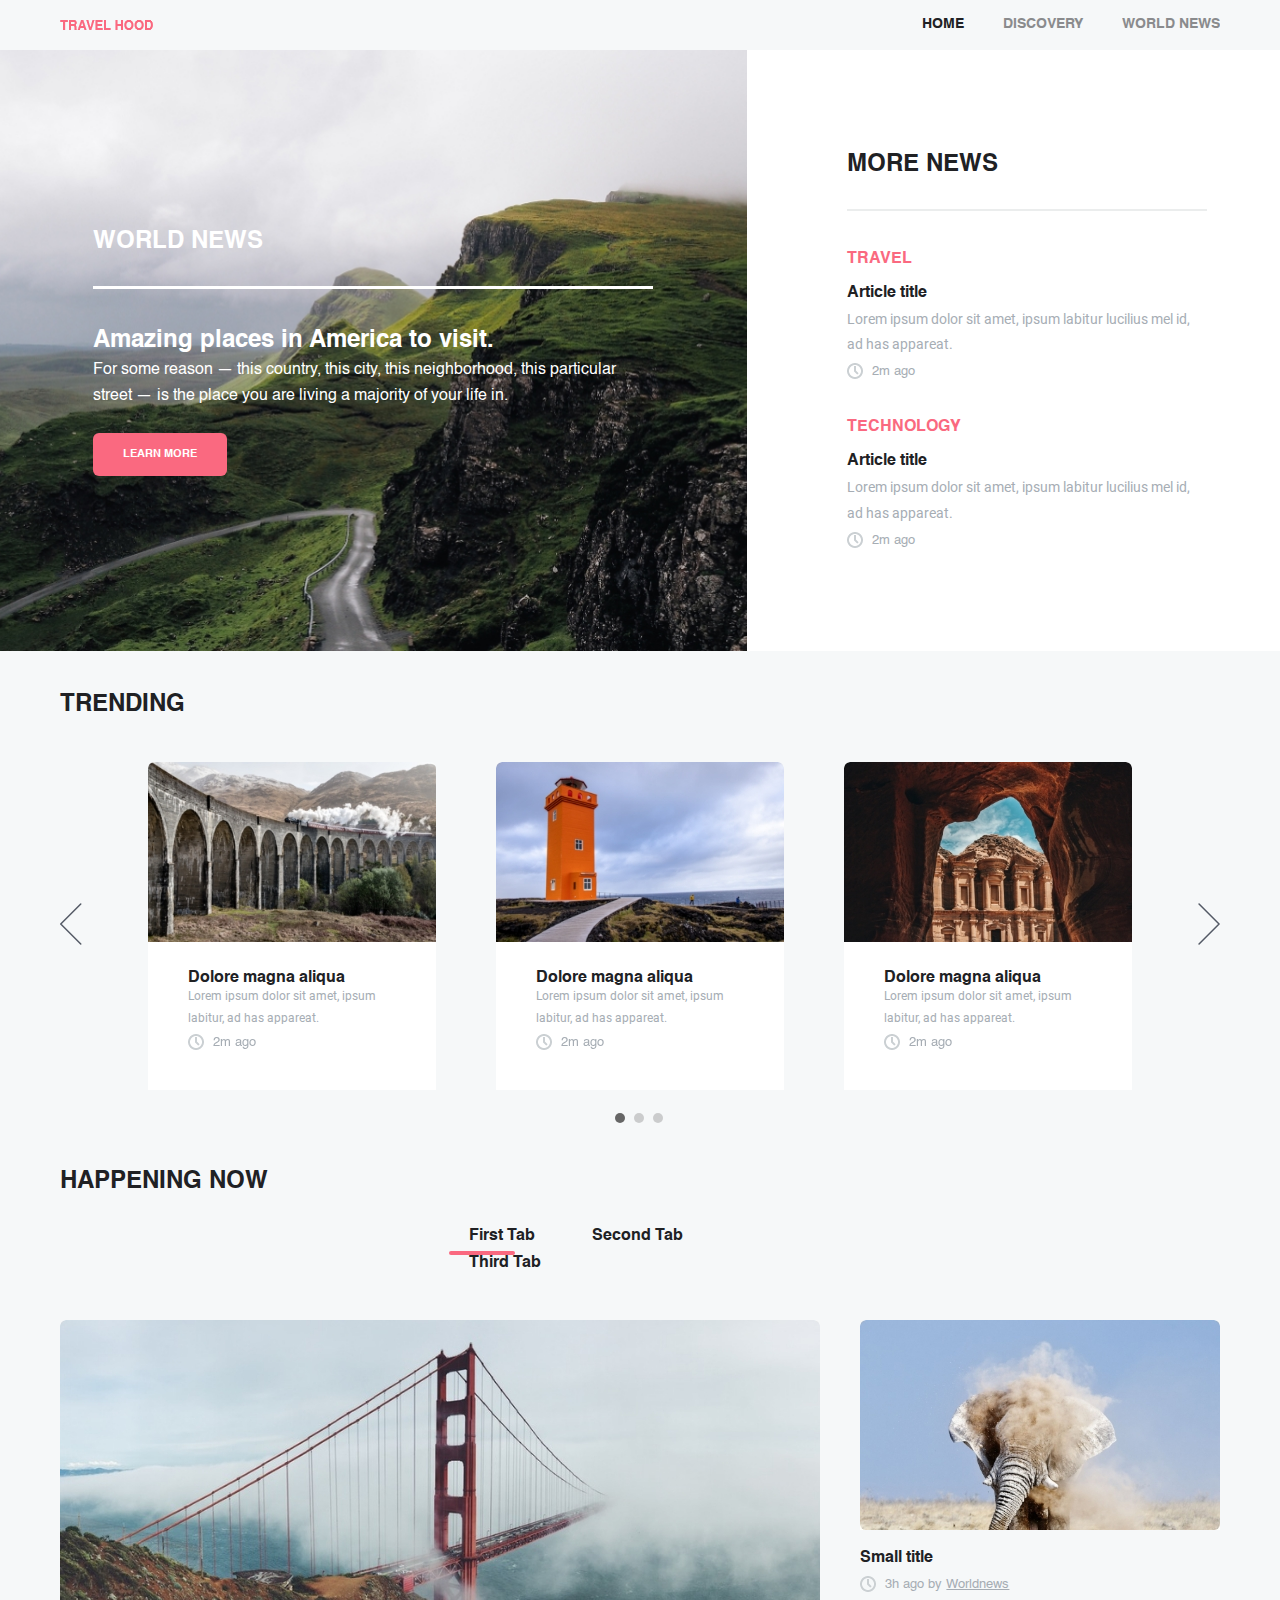
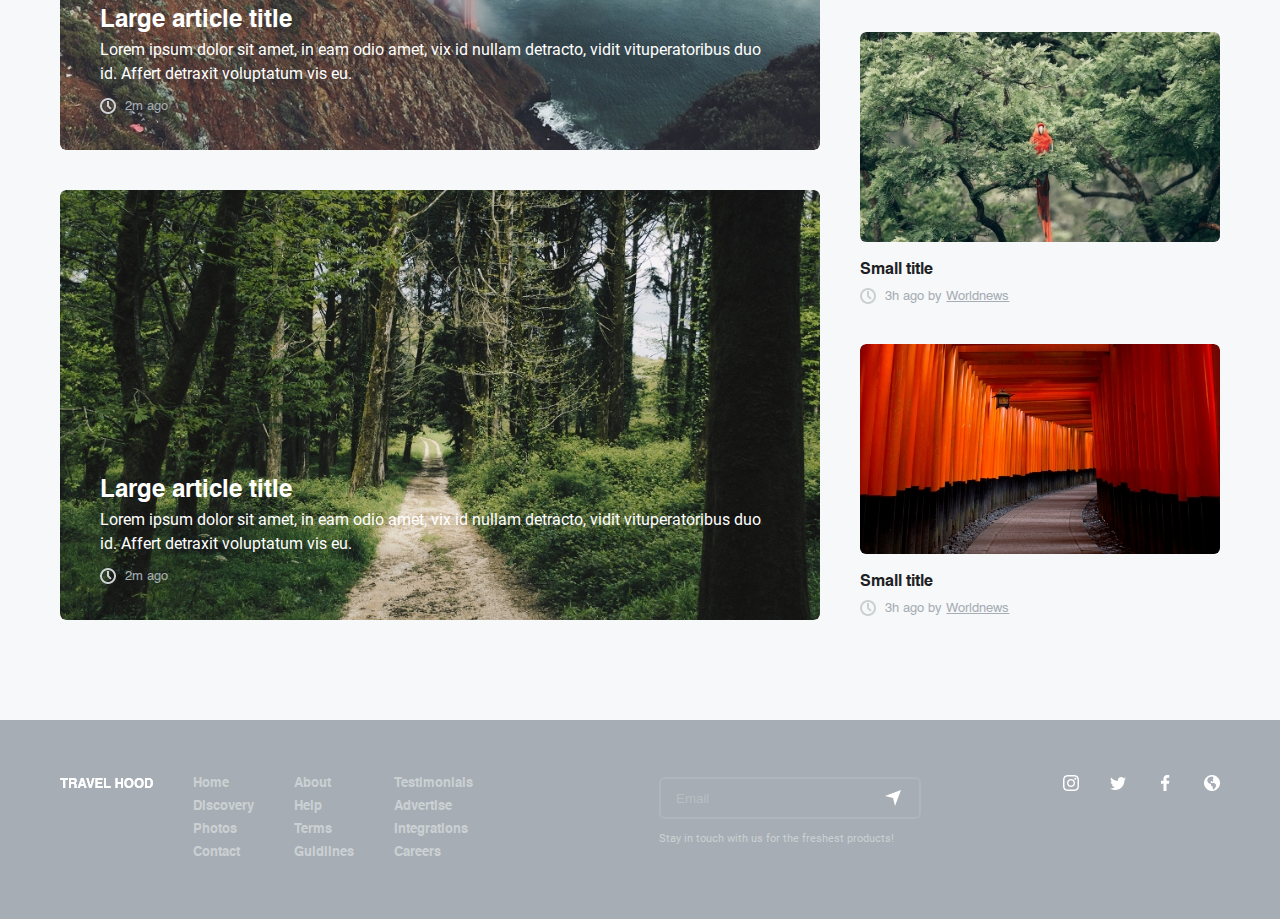
<file: index.html>
<!DOCTYPE html>
<html lang="en">

<head>
  <meta charset="UTF-8">
  <meta http-equiv="X-UA-Compatible" content="IE=edge">
  <meta name="viewport" content="width=device-width, initial-scale=1.0">
  <title>TRAVEL HOOD</title>
  <link rel="stylesheet" href="css/reset.css">
  <link rel="stylesheet" href="css/slick.css">
  <link rel="stylesheet" href="css/common.css">
  <link rel="stylesheet" href="css/style.css">
</head>

<body>
  <header class="header">
    <div class="l-inner clearfix">
      <h1 class="icon">
        <a href="index.html"><img src="img/common/img_main_logo.png" alt="TRAVEL HOOD"></a>
      </h1>
      <nav class="gnav">
        <ul>
          <li class="active"><a href="index.html">HOME</a></li>
          <li><a href="discovery.html">DISCOVERY</a></li>
          <li><a href="news.html">WORLD NEWS</a></li>
        </ul>
      </nav>
      <p class="menu-toggle">
        <span></span>
        <span></span>
        <span></span>
      </p>
    </div>
  </header><!--/.header-->
  <section class="sec-mv clearfix">
    <div class="mv-inner">
      <div class="mv-blk1">
        <div class="blk1-holder">
          <h2 class="cmn-ttl">WORLD NEWS</h2>
          <h3 class="cmn-ttl">Amazing places in America to visit.</h3>
          <p>For some reason — this country, this city, this neighborhood, this particular
            street —  is the place you are living a majority of your life in.</p>
          <a href="#" class="cmn-btn">LEARN MORE</a>
        </div>
      </div>
      <div class="mv-blk2">
        <div class="blk2-holder">
          <h2 class="cmn-ttl">MORE NEWS</h2>
          <div class="mv-box1">
            <strong>TRAVEL</strong>
            <h3>Article title</h3>
            <p>Lorem ipsum dolor sit amet, ipsum labitur lucilius mel id,
              ad has appareat.</p>
            <span class="time">2m ago</span>
          </div>
          <div class="mv-box2">
            <strong>TECHNOLOGY</strong>
            <h3>Article title</h3>
            <p>Lorem ipsum dolor sit amet, ipsum labitur lucilius mel id,
              ad has appareat.</p>
            <span class="time">2m ago</span>
          </div>
        </div>
      </div>
    </div>
  </section><!--/.sec-mv-->
  <section class="sec-second">
    <div class="l-inner">
      <h2 class="cmn-ttl">TRENDING</h2>
      <div class="sl-holder">
        <span class="arrow prev"></span>
        <span class="arrow next"></span>
        <ul class="slide clearfix">
          <li>
            <div class="img-holder">
              <img src="img/top/img_slide1.jpg" alt="Dolore magna aliqua" class="pc">
              <img src="img/top/img_slide1_tb.jpg" alt="Dolore magna aliqua" class="tb">
            </div>
            <div class="detail">
              <h3>Dolore magna aliqua</h3>
              <p class="pc">Lorem ipsum dolor sit amet, ipsum
                labitur, ad has appareat.</p>
              <p class="tb">Lorem ipsum dolor sit amet, ipsum
                labitur lucilius mel id, ad has appareat.</p>
              <span class="time">2m ago</span>
            </div>
          </li>
          <li>
            <div class="img-holder">
              <img src="img/top/img_slide2.jpg" alt="Dolore magna aliqua" class="pc">
              <img src="img/top/img_slide2_tb.jpg" alt="Dolore magna aliqua" class="tb">
            </div>
            <div class="detail">
              <h3>Dolore magna aliqua</h3>
              <p class="pc">Lorem ipsum dolor sit amet, ipsum
                labitur, ad has appareat.</p>
              <p class="tb">Lorem ipsum dolor sit amet, ipsum
                labitur lucilius mel id, ad has appareat.</p>
              <span class="time">2m ago</span>
            </div>
          </li>
          <li>
            <div class="img-holder">
              <img src="img/top/img_slide3.jpg" alt="Dolore magna aliqua" class="pc">
              <img src="img/top/img_slide3_tb.jpg" alt="Dolore magna aliqua" class="tb">
            </div>
            <div class="detail">
              <h3>Dolore magna aliqua</h3>
              <p class="pc">Lorem ipsum dolor sit amet, ipsum
                labitur, ad has appareat.</p>
              <p class="tb">Lorem ipsum dolor sit amet, ipsum
                labitur lucilius mel id, ad has appareat.</p>
              <span class="time">2m ago</span>
            </div>
          </li>
          <li>
            <div class="img-holder">
              <img src="img/top/img_slide1.jpg" alt="Dolore magna aliqua" class="pc">
              <img src="img/top/img_slide1_tb.jpg" alt="Dolore magna aliqua" class="tb">
            </div>
            <div class="detail">
              <h3>Dolore magna aliqua</h3>
              <p class="pc">Lorem ipsum dolor sit amet, ipsum
                labitur, ad has appareat.</p>
              <p class="tb">Lorem ipsum dolor sit amet, ipsum
                labitur lucilius mel id, ad has appareat.</p>
              <span class="time">2m ago</span>
            </div>
          </li>
          <li>
            <div class="img-holder">
              <img src="img/top/img_slide2.jpg" alt="Dolore magna aliqua" class="pc">
              <img src="img/top/img_slide2_tb.jpg" alt="Dolore magna aliqua" class="tb">
            </div>
            <div class="detail">
              <h3>Dolore magna aliqua</h3>
              <p class="pc">Lorem ipsum dolor sit amet, ipsum
                labitur, ad has appareat.</p>
              <p class="tb">Lorem ipsum dolor sit amet, ipsum
                labitur lucilius mel id, ad has appareat.</p>
              <span class="time">2m ago</span>
            </div>
          </li>
          <li>
            <div class="img-holder">
              <img src="img/top/img_slide3.jpg" alt="Dolore magna aliqua" class="pc">
              <img src="img/top/img_slide3_tb.jpg" alt="Dolore magna aliqua" class="tb">
            </div>
            <div class="detail">
              <h3>Dolore magna aliqua</h3>
              <p class="pc">Lorem ipsum dolor sit amet, ipsum
                labitur, ad has appareat.</p>
              <p class="tb">Lorem ipsum dolor sit amet, ipsum
                labitur lucilius mel id, ad has appareat.</p>
              <span class="time">2m ago</span>
            </div>
          </li>
          <li>
            <div class="img-holder">
              <img src="img/top/img_slide1.jpg" alt="Dolore magna aliqua" class="pc">
              <img src="img/top/img_slide1_tb.jpg" alt="Dolore magna aliqua" class="tb">
            </div>
            <div class="detail">
              <h3>Dolore magna aliqua</h3>
              <p class="pc">Lorem ipsum dolor sit amet, ipsum
                labitur, ad has appareat.</p>
              <p class="tb">Lorem ipsum dolor sit amet, ipsum
                labitur lucilius mel id, ad has appareat.</p>
              <span class="time">2m ago</span>
            </div>
          </li>
          <li>
            <div class="img-holder">
              <img src="img/top/img_slide2.jpg" alt="Dolore magna aliqua" class="pc">
              <img src="img/top/img_slide2_tb.jpg" alt="Dolore magna aliqua" class="tb">
            </div>
            <div class="detail">
              <h3>Dolore magna aliqua</h3>
              <p class="pc">Lorem ipsum dolor sit amet, ipsum
                labitur, ad has appareat.</p>
              <p class="tb">Lorem ipsum dolor sit amet, ipsum
                labitur lucilius mel id, ad has appareat.</p>
              <span class="time">2m ago</span>
            </div>
          </li>
          <li>
            <div class="img-holder">
              <img src="img/top/img_slide3.jpg" alt="Dolore magna aliqua" class="pc">
              <img src="img/top/img_slide3_tb.jpg" alt="Dolore magna aliqua" class="tb">
            </div>
            <div class="detail">
              <h3>Dolore magna aliqua</h3>
              <p class="pc">Lorem ipsum dolor sit amet, ipsum
                labitur, ad has appareat.</p>
              <p class="tb">Lorem ipsum dolor sit amet, ipsum
                labitur lucilius mel id, ad has appareat.</p>
              <span class="time">2m ago</span>
            </div>
          </li>
        </ul>
      </div>
    </div>
  </section><!--/.sec-second-->
  <section class="sec-third">
    <div class="l-inner">
      <h2 class="cmn-ttl">HAPPENING NOW</h2>
      <ul class="tabs clearfix">
        <li><a href="#tab1">First Tab</a></li>
        <li><a href="#tab2">Second Tab</a></li>
        <li><a href="#tab3">Third Tab</a></li>
      </ul>
      <div id="tab1" class="panel clearfix">
        <div class="third-blk1">
          <div class="blk1-article">
            <img src="img/top/img_tab1_item1.jpg" alt="article1" class="pc">
            <img src="img/top/img_tab1_item1_tb.jpg" alt="article1" class="tb">
            <img src="img/top/img_tab1_item1_sp.jpg" alt="article1" class="sp">
            <div class="blk1-info">
              <h3>Large article title</h3>
              <p>Lorem ipsum dolor sit amet, in eam odio amet, vix id nullam detracto, vidit vituperatoribus duo id. Affert detraxit voluptatum vis <span class="pc">eu.</span></p>
              <span class="time">2m ago</span>
            </div>
          </div>
          <div class="blk1-article1">
            <img src="img/top/img_tab1_item2.jpg" alt="article2" class="pc">
            <img src="img/top/img_tab1_item2_tb.jpg" alt="article2" class="tb">
            <img src="img/top/img_tab1_item2_sp.jpg" alt="article2" class="sp">
            <div class="blk1-info">
              <h3>Large article title</h3>
              <p>Lorem ipsum dolor sit amet, in eam odio amet, vix id nullam detracto, vidit vituperatoribus duo id. Affert detraxit voluptatum vis <span class="pc">eu.</span></p>
              <span class="time">2m ago</span>
            </div>
          </div>
        </div>
        <div class="third-blk2">
          <div class="blk2-article">
            <img src="img/top/img_tab1_item3.jpg" alt="article3" class="pc">
            <img src="img/top/img_tab1_item3_tb.jpg" alt="article3" class="tb">
            <img src="img/top/img_tab1_item3_sp.jpg" alt="article3" class="sp">
            <div class="blk2-info">
              <h3>Small title</h3>
              <span class="time">3h ago by <a href="news.html"><u>Worldnews</u></a></span>
            </div>
          </div>
          <div class="blk2-article">
            <img src="img/top/img_tab1_item4.jpg" alt="article4" class="pc">
            <img src="img/top/img_tab1_item4_tb.jpg" alt="article4" class="tb">
            <img src="img/top/img_tab1_item4_sp.jpg" alt="article4" class="sp">
            <div class="blk2-info">
              <h3>Small title</h3>
              <span class="time">3h ago by <a href="news.html"><u>Worldnews</u></a></span>
            </div>
          </div>
          <div class="blk2-article">
            <img src="img/top/img_tab1_item5.jpg" alt="article5" class="pc">
            <img src="img/top/img_tab1_item5_tb.jpg" alt="article5" class="tb">
            <img src="img/top/img_tab1_item5_sp.jpg" alt="article5" class="sp">
            <div class="blk2-info">
              <h3>Small title</h3>
              <span class="time">3h ago by <a href="news.html"><u>Worldnews</u></a></span>
            </div>
          </div>
        </div>
      </div>
      <div id="tab2" class="panel clearfix">
        <div class="third-blk1">
          <div class="blk1-article">
            <img src="img/top/img_tab2_item1.jpg" alt="article1" class="pc">
            <img src="img/top/img_tab2_item1_tb.jpg" alt="article1" class="tb">
            <img src="img/top/img_tab2_item1_sp.jpg" alt="article1" class="sp">
            <div class="blk1-info">
              <h3>Large article title</h3>
              <p>Lorem ipsum dolor sit amet, in eam odio amet, vix id nullam detracto, vidit vituperatoribus duo id. Affert detraxit voluptatum vis <span class="pc">eu.</span></p>
              <span class="time">2m ago</span>
            </div>
          </div>
          <div class="blk1-article1">
            <img src="img/top/img_tab2_item2.jpg" alt="article2" class="pc">
            <img src="img/top/img_tab2_item2_tb.jpg" alt="article2" class="tb">
            <img src="img/top/img_tab2_item2_sp.jpg" alt="article2" class="sp">
            <div class="blk1-info">
              <h3>Large article title</h3>
              <p>Lorem ipsum dolor sit amet, in eam odio amet, vix id nullam detracto, vidit vituperatoribus duo id. Affert detraxit voluptatum vis <span class="pc">eu.</span></p>
              <span class="time">2m ago</span>
            </div>
          </div>
        </div>
        <div class="third-blk2">
          <div class="blk2-article">
            <img src="img/top/img_tab2_item3.jpg" alt="article3" class="pc">
            <img src="img/top/img_tab2_item3_tb.jpg" alt="article3" class="tb">
            <img src="img/top/img_tab2_item3_sp.jpg" alt="article3" class="sp">
            <div class="blk2-info">
              <h3>Small title</h3>
              <span class="time">3h ago by <a href="news.html"><u>Worldnews</u></a></span>
            </div>
          </div>
          <div class="blk2-article">
            <img src="img/top/img_tab2_item4.jpg" alt="article4" class="pc">
            <img src="img/top/img_tab2_item4_tb.jpg" alt="article4" class="tb">
            <img src="img/top/img_tab2_item4_sp.jpg" alt="article4" class="sp">
            <div class="blk2-info">
              <h3>Small title</h3>
              <span class="time">3h ago by <a href="news.html"><u>Worldnews</u></a></span>
            </div>
          </div>
          <div class="blk2-article">
            <img src="img/top/img_tab2_item5.jpg" alt="article5" class="pc">
            <img src="img/top/img_tab2_item5_tb.jpg" alt="article5" class="tb">
            <img src="img/top/img_tab2_item5_sp.jpg" alt="article5" class="sp">
            <div class="blk2-info">
              <h3>Small title</h3>
              <span class="time">3h ago by <a href="news.html"><u>Worldnews</u></a></span>
            </div>
          </div>
        </div>
      </div>
      <div id="tab3" class="panel clearfix">
        <div class="third-blk1">
          <div class="blk1-article">
            <img src="img/top/img_tab3_item1.jpg" alt="article1" class="pc">
            <img src="img/top/img_tab3_item1_tb.jpg" alt="article1" class="tb">
            <img src="img/top/img_tab3_item1_sp.jpg" alt="article1" class="sp">
            <div class="blk1-info">
              <h3>Large article title</h3>
              <p>Lorem ipsum dolor sit amet, in eam odio amet, vix id nullam detracto, vidit vituperatoribus duo id. Affert detraxit voluptatum vis <span class="pc">eu.</span></p>
              <span class="time">2m ago</span>
            </div>
          </div>
          <div class="blk1-article1">
            <img src="img/top/img_tab3_item2.jpg" alt="article2" class="pc">
            <img src="img/top/img_tab3_item2_tb.jpg" alt="article2" class="tb">
            <img src="img/top/img_tab3_item2_sp.jpg" alt="article2" class="sp">
            <div class="blk1-info">
              <h3>Large article title</h3>
              <p>Lorem ipsum dolor sit amet, in eam odio amet, vix id nullam detracto, vidit vituperatoribus duo id. Affert detraxit voluptatum vis <span class="pc">eu.</span></p>
              <span class="time">2m ago</span>
            </div>
          </div>
        </div>
        <div class="third-blk2">
          <div class="blk2-article">
            <img src="img/top/img_tab3_item3.jpg" alt="article3" class="pc">
            <img src="img/top/img_tab3_item3_tb.jpg" alt="article3" class="tb">
            <img src="img/top/img_tab3_item3_sp.jpg" alt="article3" class="sp">
            <div class="blk2-info">
              <h3>Small title</h3>
              <span class="time">3h ago by <a href="news.html"><u>Worldnews</u></a></span>
            </div>
          </div>
          <div class="blk2-article">
            <img src="img/top/img_tab3_item4.jpg" alt="article4" class="pc">
            <img src="img/top/img_tab3_item4_tb.jpg" alt="article4" class="tb">
            <img src="img/top/img_tab3_item4_sp.jpg" alt="article4" class="sp">
            <div class="blk2-info">
              <h3>Small title</h3>
              <span class="time">3h ago by <a href="news.html"><u>Worldnews</u></a></span>
            </div>
          </div>
          <div class="blk2-article">
            <img src="img/top/img_tab3_item5.jpg" alt="article5" class="pc">
            <img src="img/top/img_tab3_item5_tb.jpg" alt="article5" class="tb">
            <img src="img/top/img_tab3_item5_sp.jpg" alt="article5" class="sp">
            <div class="blk2-info">
              <h3>Small title</h3>
              <span class="time">3h ago by <a href="news.html"><u>Worldnews</u></a></span>
            </div>
          </div>
        </div>
      </div>

    </div>
  </section>
  <footer class="footer">
    <div class="l-inner clearfix">
      <div class="left ft-left clearfix">
        <h4 class="ft-left">
          <a href="index.html"><img src="img/common/img_footer_logo.png" alt="TRAVEL HOOD"></a>
        </h4>
        <div class="ft-right category">
          <ul>
            <li><a href="#">Home</a></li>
            <li><a href="#">Discovery</a></li>
            <li><a href="#">Photos</a></li>
            <li><a href="#">Contact</a></li>
          </ul>
          <ul>
            <li><a href="#">About</a></li>
            <li><a href="#">Help</a></li>
            <li><a href="#">Terms</a></li>
            <li><a href="#">Guidlines</a></li>
          </ul>
          <ul>
            <li><a href="#">Testimonials</a></li>
            <li><a href="#">Advertise</a></li>
            <li><a href="#">Integrations</a></li>
            <li><a href="#">Careers</a></li>
          </ul>
        </div>
      </div>
      <div class="right ft-right clearfix">
        <form class="ft-left input-box">
          <div class="input-holder">
            <input type="text" name="Email" placeholder="Email">
          </div>
          <p>Stay in touch with us for the freshest products!</p>
        </form>
        <ul class="clearfix ft-right icon-box">
          <li><a href="#"><img src="img/common/img_instagram.png" alt="instragram"></a></li>
          <li><a href="#"><img src="img/common/img_twitter.png" alt="twitter"></a></li>
          <li><a href="#"><img src="img/common/img_facebook.png" alt="facebook"></a></li>
          <li><a href="#"><img src="img/common/img_web.png" alt="web"></a></li>
        </ul>
      </div>
    </div>
  </footer><!--/.footer-->
  <script src="js/library/jquery.min.js"></script>
  <script src="js/library/slick.min.js"></script>
  <script src="js/common.js"></script>
  <script src="js/slick.js"></script>
  <script src="js/tab.js"></script>
</body>

</html>
</file>
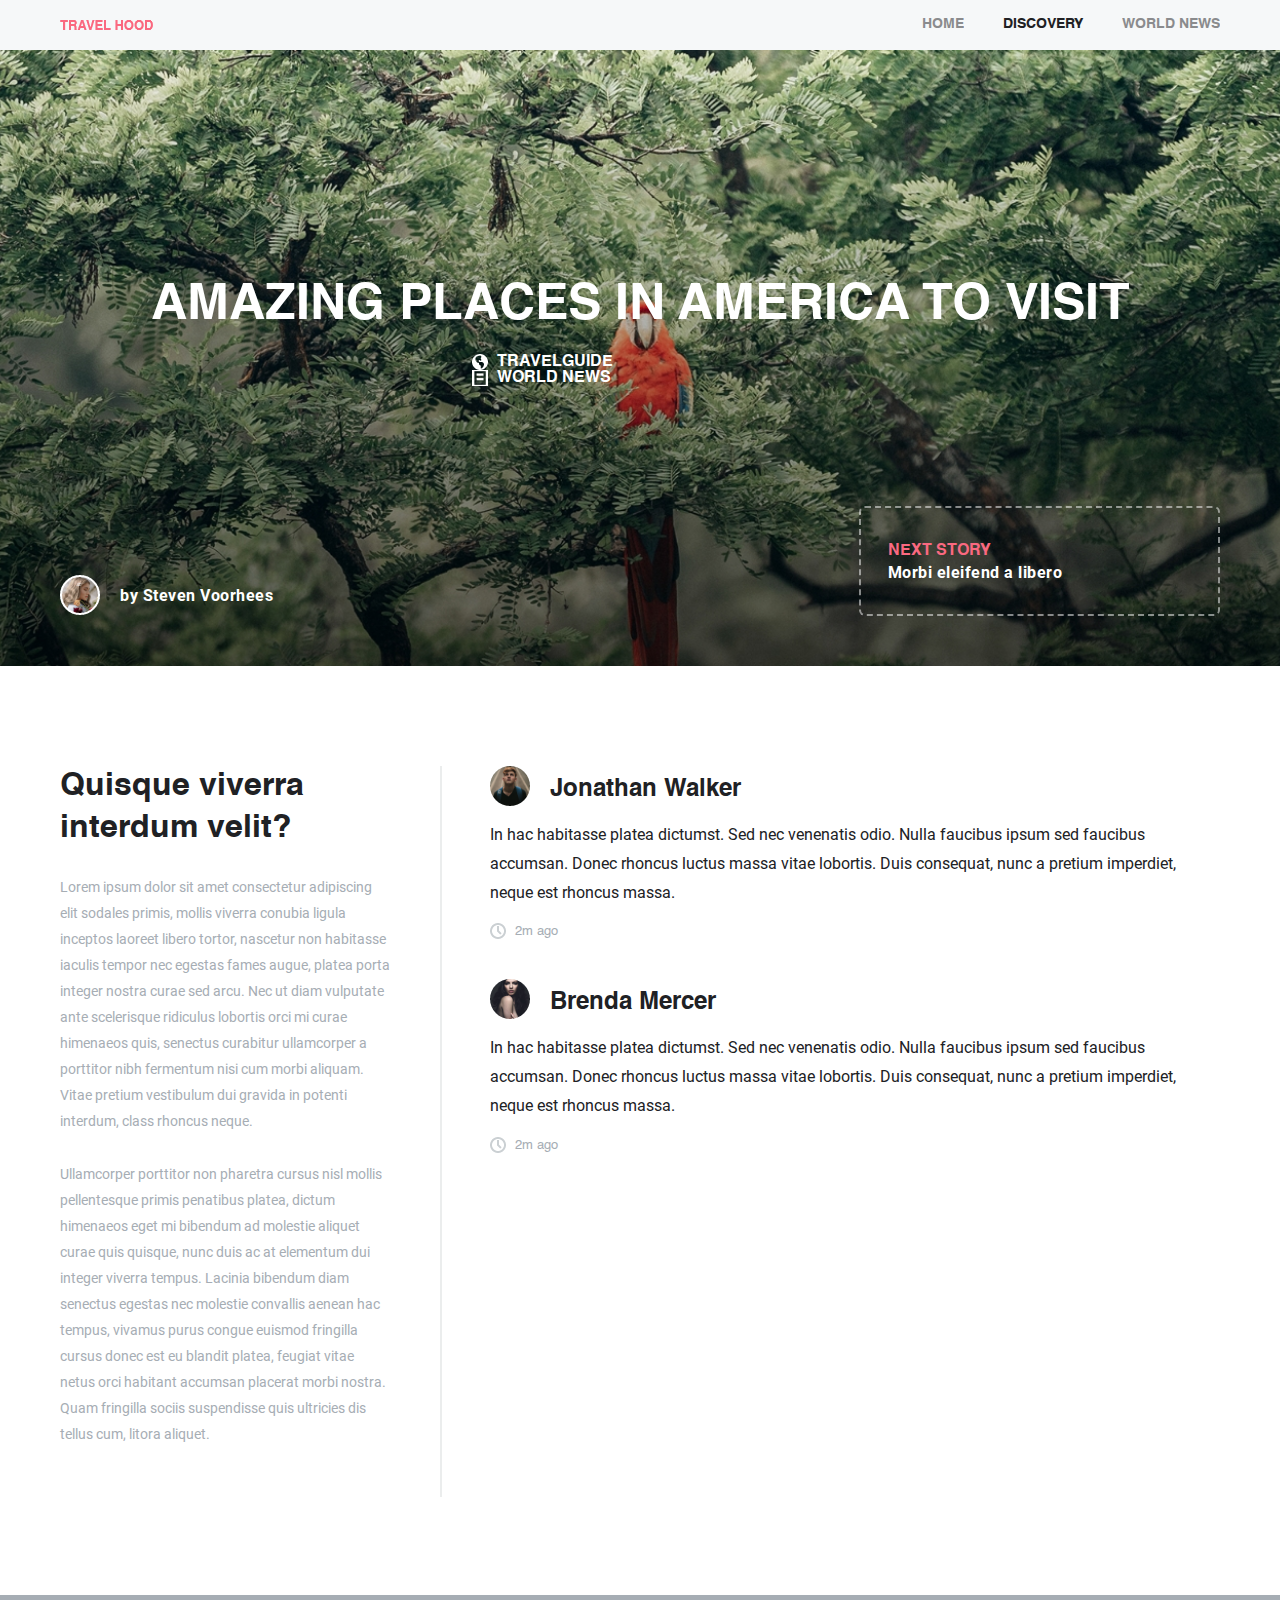
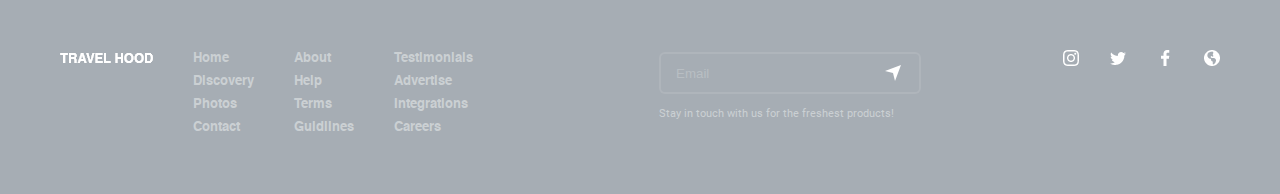
<file: discovery.html>
<!DOCTYPE html>
<html lang="en">

<head>
  <meta charset="UTF-8">
  <meta http-equiv="X-UA-Compatible" content="IE=edge">
  <meta name="viewport" content="width=device-width, initial-scale=1.0">
  <title>TRAVEL HOOD</title>
  <link rel="stylesheet" href="css/reset.css">
  <link rel="stylesheet" href="css/common.css">
  <link rel="stylesheet" href="css/style.css">
</head>

<body>
  <header class="header">
    <div class="l-inner clearfix">
      <h1 class="icon">
        <a href="index.html"><img src="img/common/img_main_logo.png" alt="TRAVEL HOOD"></a>
      </h1>
      <nav class="gnav">
        <ul>
          <li><a href="index.html">HOME</a></li>
          <li class="active"><a href="discovery.html">DISCOVERY</a></li>
          <li><a href="news.html">WORLD NEWS</a></li>
        </ul>
      </nav>
      <p class="menu-toggle">
        <span></span>
        <span></span>
        <span></span>
      </p>
    </div>
  </header><!--/.header-->
  <section class="dis-mv">
    <div class="l-inner">
      <h2 class="cmn-ttl">AMAZING PLACES IN AMERICA TO VISIT</h2>
      <ul class="clearfix">
        <li class="dis-icon1"><a href="index.html">TRAVELGUIDE</a></li>
        <li class="dis-icon2"><a href="news.html">WORLD NEWS</a></li>
      </ul>
      <div class="avt1">
        <p>by Steven Voorhees</p>
      </div>
      <div class="dis-box">
        <strong>NEXT STORY</strong>
        <p>Morbi eleifend a libero</p>
      </div>
    </div>
  </section><!--/.dis-mv-->
  <section class="dis-content">
    <div class="l-inner clearfix">
      <div class="dis-blk1">
        <h2 class="cmn-ttl">Quisque viverra interdum velit?</h2>
        <p>Lorem ipsum dolor sit amet consectetur adipiscing elit sodales primis,
          mollis viverra conubia ligula inceptos laoreet libero tortor,
          nascetur non habitasse iaculis tempor nec egestas fames augue, platea porta integer nostra curae sed arcu.
          Nec ut diam vulputate ante scelerisque ridiculus lobortis orci mi curae himenaeos quis,
          senectus curabitur ullamcorper a porttitor nibh fermentum nisi cum morbi aliquam.
          Vitae pretium vestibulum dui gravida in potenti interdum,
          class rhoncus neque.</p>
        <p>Ullamcorper porttitor non pharetra cursus nisl mollis pellentesque primis penatibus platea,
          dictum himenaeos eget mi bibendum ad molestie aliquet curae quis quisque,
          nunc duis ac at elementum dui integer viverra tempus.
          Lacinia bibendum diam senectus egestas nec <br class="sp">molestie convallis aenean hac tempus,
          vivamus purus congue euismod fringilla cursus donec est eu blandit platea,
          feugiat vitae netus orci habitant accumsan placerat morbi nostra.
          <span class="pc">
            Quam fringilla sociis suspendisse quis ultricies dis tellus cum,
            litora aliquet.
          </span>
        </p>
      </div>
      <div class="dis-blk2">
        <div class="dis-box">
          <div class="avt avt2">
            <h2 class="cmn-ttl">Jonathan Walker</h2>
          </div>
          <p>In hac habitasse platea dictumst. Sed nec venenatis odio.
            Nulla faucibus ipsum sed faucibus accumsan.
            Donec rhoncus luctus massa vitae lobortis. Duis consequat,
            nunc a pretium imperdiet, neque est rhoncus massa.</p>
          <span class="time">2m ago</span>
        </div>
        <div class="dis-box">
          <div class="avt avt3">
            <h2 class="cmn-ttl">Brenda Mercer</h2>
          </div>
          <p>In hac habitasse platea dictumst. Sed nec venenatis odio.
            Nulla faucibus ipsum sed faucibus accumsan.
            Donec rhoncus luctus massa vitae lobortis. Duis consequat,
            nunc a pretium imperdiet, neque est rhoncus massa.</p>
          <span class="time">2m ago</span>
        </div>
        <iframe src="https://www.youtube.com/embed/AZals4U6Z_I?controls=0" title="YouTube video player" allow="accelerometer; autoplay; clipboard-write; encrypted-media; gyroscope; picture-in-picture; web-share" allowfullscreen></iframe>
      </div>
    </div>
  </section><!--/.dis-content-->
  <footer class="footer">
    <div class="l-inner clearfix">
      <div class="left ft-left clearfix">
        <h4 class="ft-left">
          <a href="index.html"><img src="img/common/img_footer_logo.png" alt="TRAVEL HOOD"></a>
        </h4>
        <div class="ft-right category">
          <ul>
            <li><a href="#">Home</a></li>
            <li><a href="#">Discovery</a></li>
            <li><a href="#">Photos</a></li>
            <li><a href="#">Contact</a></li>
          </ul>
          <ul>
            <li><a href="#">About</a></li>
            <li><a href="#">Help</a></li>
            <li><a href="#">Terms</a></li>
            <li><a href="#">Guidlines</a></li>
          </ul>
          <ul>
            <li><a href="#">Testimonials</a></li>
            <li><a href="#">Advertise</a></li>
            <li><a href="#">Integrations</a></li>
            <li><a href="#">Careers</a></li>
          </ul>
        </div>
      </div>
      <div class="right ft-right clearfix">
        <form class="ft-left input-box">
          <div class="input-holder">
            <input type="text" name="Email" placeholder="Email">
          </div>
          <p>Stay in touch with us for the freshest products!</p>
        </form>
        <ul class="clearfix ft-right icon-box">
          <li><a href="#"><img src="img/common/img_instagram.png" alt="instragram"></a></li>
          <li><a href="#"><img src="img/common/img_twitter.png" alt="twitter"></a></li>
          <li><a href="#"><img src="img/common/img_facebook.png" alt="facebook"></a></li>
          <li><a href="#"><img src="img/common/img_web.png" alt="web"></a></li>
        </ul>
      </div>
    </div>
  </footer><!--/.footer-->
  <script src="js/library/jquery.min.js"></script>
  <script src="js/common.js"></script>
  <script src="js/tab.js"></script>
</body>

</html>
</file>
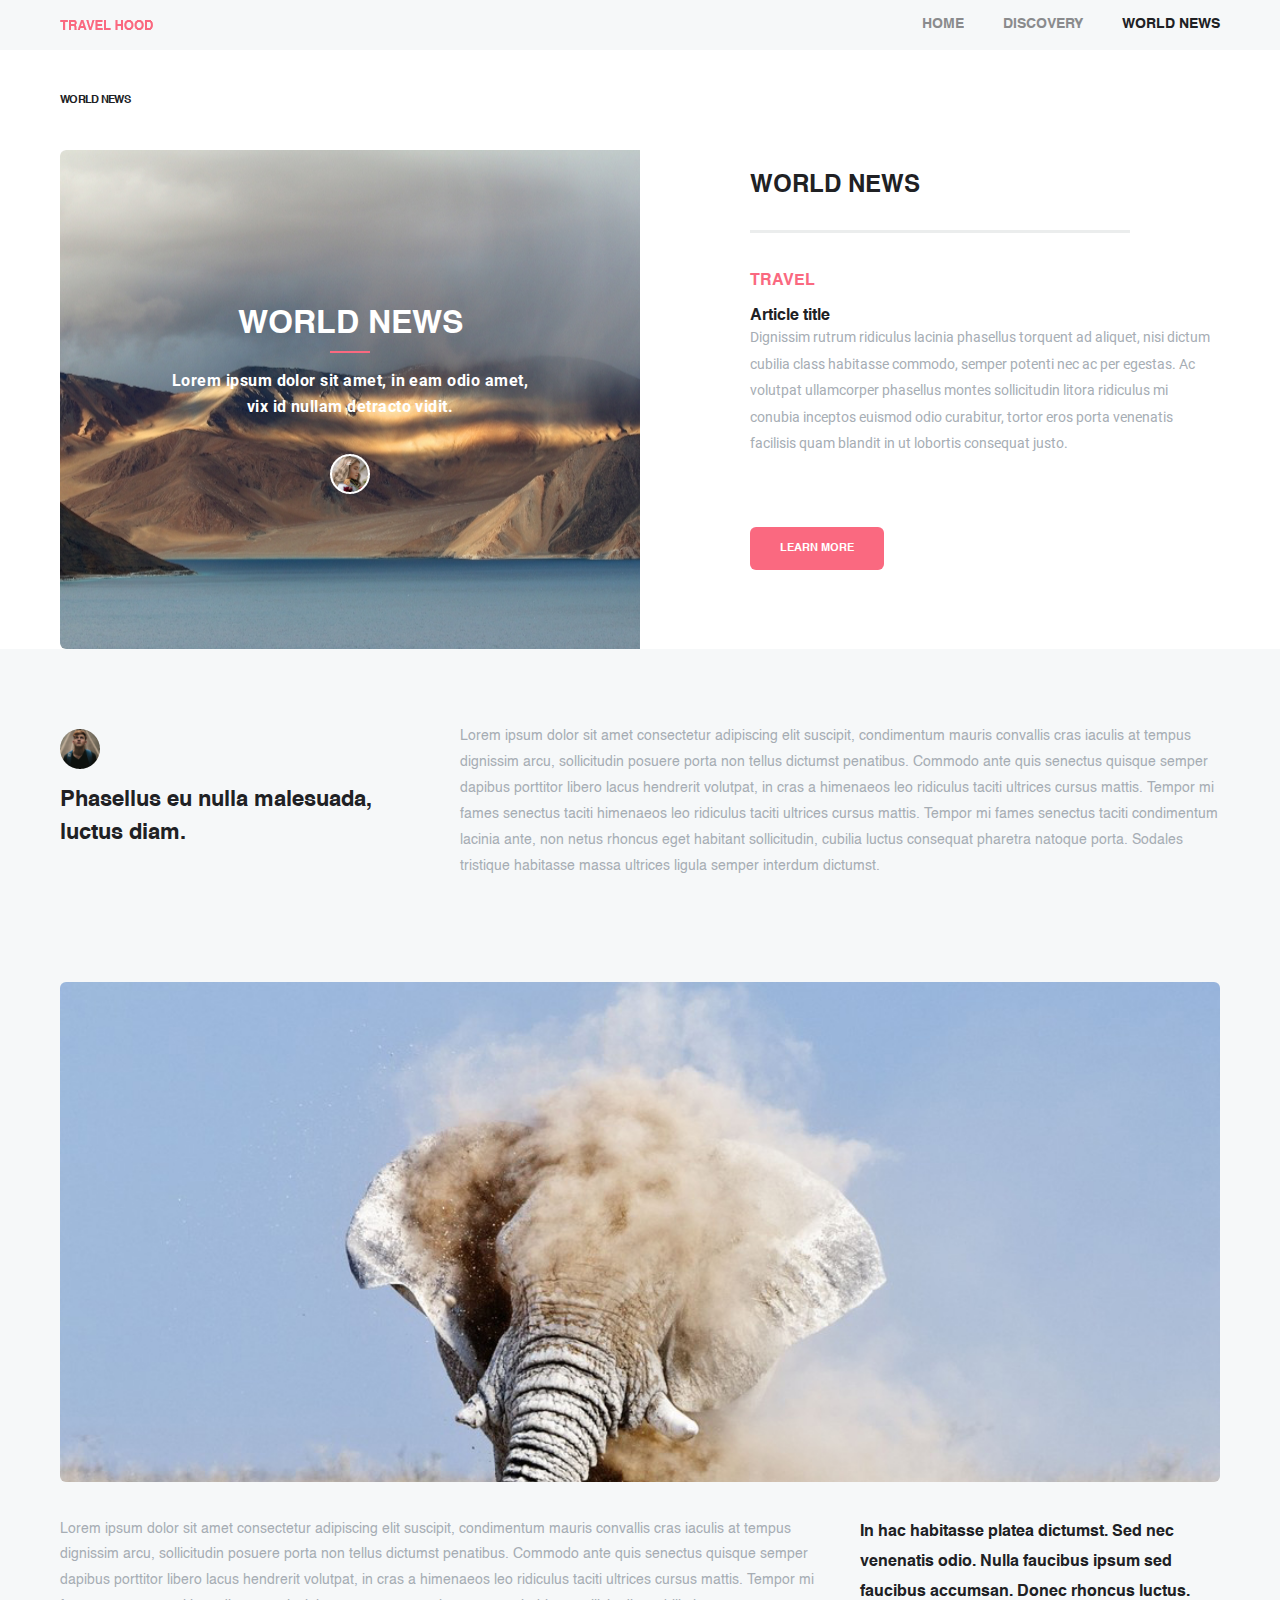
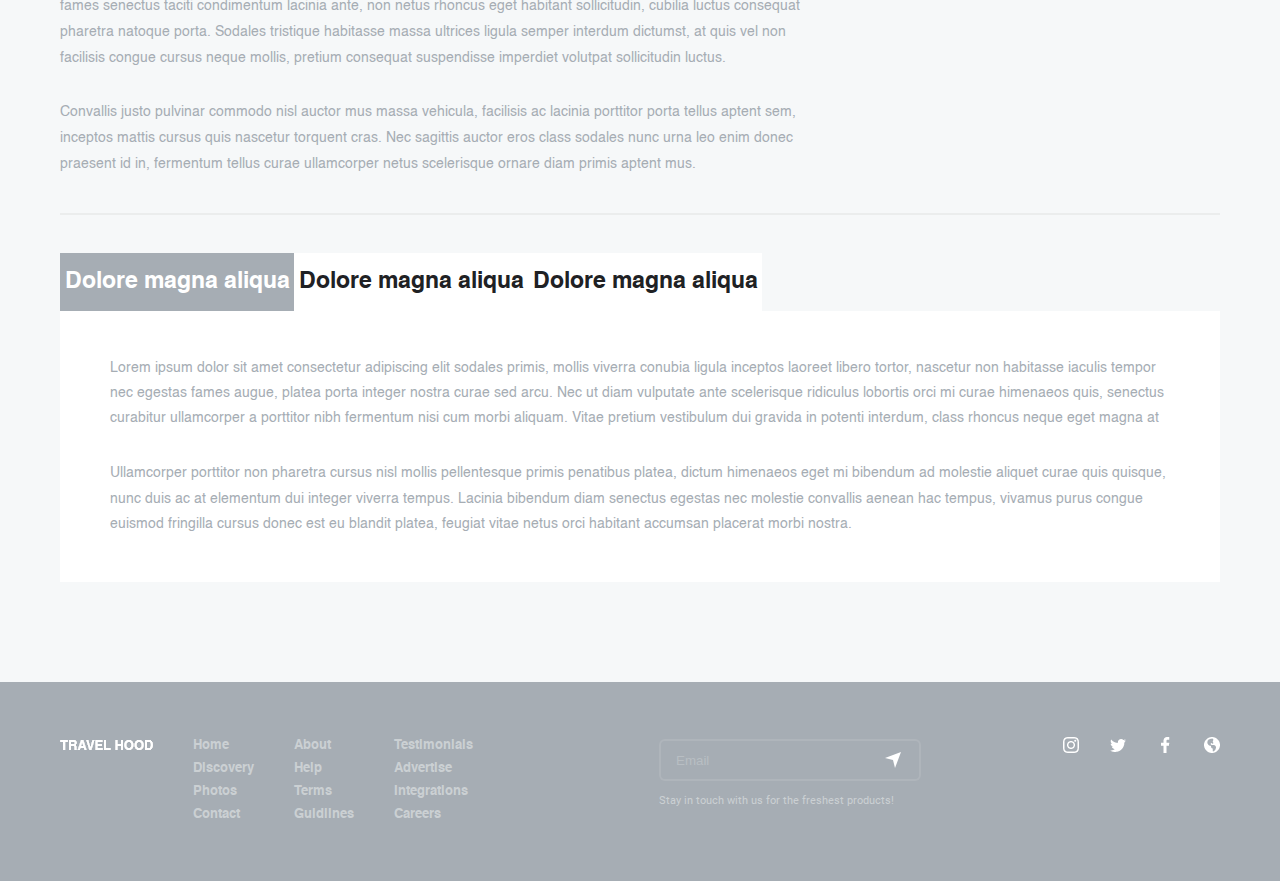
<file: news.html>
<!DOCTYPE html>
<html lang="en">

<head>
  <meta charset="UTF-8">
  <meta http-equiv="X-UA-Compatible" content="IE=edge">
  <meta name="viewport" content="width=device-width, initial-scale=1.0">
  <title>TRAVEL HOOD</title>
  <link rel="stylesheet" href="css/reset.css">
  <link rel="stylesheet" href="css/common.css">
  <link rel="stylesheet" href="css/style.css">
</head>

<body>
  <header class="header">
    <div class="l-inner clearfix">
      <h1 class="icon">
        <a href="index.html"><img src="img/common/img_main_logo.png" alt="TRAVEL HOOD"></a>
      </h1>
      <nav class="gnav">
        <ul>
          <li><a href="index.html">HOME</a></li>
          <li><a href="discovery.html">DISCOVERY</a></li>
          <li class="active"><a href="news.html">WORLD NEWS</a></li>
        </ul>
      </nav>
      <p class="menu-toggle">
        <span></span>
        <span></span>
        <span></span>
      </p>
    </div>
  </header><!--/.header-->
  <section class="nw-mv">
    <div class="l-inner">
      <h2>
        WORLD NEWS
      </h2>
      <div class="clearfix nw-box">
        <div class="nw-blk1">
          <h3 class="cmn-ttl">WORLD NEWS</h3>
          <p>Lorem ipsum dolor sit amet, in eam odio<br class="sp"> amet,<br class="pc"> vix id <br class="tb">nullam detracto vidit.</p>
          <img src="img/news/img_avt1.png" class="avt1" alt="avt1">
        </div>
        <div class="nw-blk2">
          <h3 class="cmn-ttl">WORLD NEWS</h3>
          <div class="nw-article">
            <strong>TRAVEL</strong>
            <h4>Article title</h4>
            <p>Dignissim rutrum ridiculus lacinia phasellus torquent ad aliquet,
              nisi dictum cubilia class habitasse commodo,
              semper potenti nec ac per egestas.
              Ac volutpat ullamcorper phasellus montes sollicitudin litora ridiculus mi conubia inceptos euismod odio curabitur,
              tortor eros porta venenatis facilisis quam blandit in ut lobortis consequat justo.</p>
          </div>
          <a href="#" class="cmn-btn">LEARN MORE</a>
        </div>
      </div>
    </div>
  </section><!--/.nw-mv-->
  <section class="nw-second">
    <div class="l-inner">
      <div class="nw-up">
        <div class="nw-ct clearfix">
          <div class="nw-ctl">
            <img src="img/news/img_avt2.png" alt="avt2">
            <h2 class="cmn-ttl">Phasellus eu nulla malesuada, luctus diam.</h2>
          </div>
          <p class="nw-ctr">
            Lorem ipsum dolor sit amet consectetur adipiscing elit suscipit,
            condimentum mauris convallis cras iaculis at tempus dignissim arcu,
            sollicitudin posuere porta non tellus dictumst penatibus.
            Commodo ante quis senectus quisque semper dapibus porttitor
            libero lacus hendrerit volutpat, in cras a himenaeos leo ridiculus taciti ultrices cursus mattis.
            Tempor mi fames senectus taciti himenaeos leo ridiculus taciti ultrices cursus mattis.
            Tempor mi fames senectus taciti condimentum lacinia ante, non netus rhoncus eget habitant sollicitudin,
            cubilia luctus consequat pharetra natoque porta. Sodales tristique habitasse massa ultrices ligula semper interdum dictumst.
          </p>
        </div>
        <img src="img/news/img_tab_item.jpg" alt="elephant" class="pc">
        <img src="img/news/img_tab_item_tb.jpg" alt="elephant" class="tb">
        <img src="img/news/img_tab_item_sp.jpg" alt="elephant" class="sp">
        <div class="nw-info clearfix">
          <div class="nw-item1">
            <p>Lorem ipsum dolor sit amet consectetur adipiscing elit suscipit,
              condimentum mauris convallis cras iaculis at tempus dignissim arcu,
              sollicitudin posuere porta non tellus dictumst penatibus.
              Commodo ante quis senectus quisque semper dapibus porttitor libero lacus hendrerit volutpat,
              in cras a himenaeos leo ridiculus taciti ultrices cursus mattis.
              Tempor mi fames senectus taciti condimentum lacinia ante, non netus rhoncus eget habitant sollicitudin,
              cubilia luctus consequat pharetra natoque porta. Sodales tristique habitasse massa ultrices ligula semper interdum dictumst,
              at quis vel non facilisis congue cursus neque mollis, pretium consequat suspendisse imperdiet volutpat sollicitudin luctus.
            </p>
            <p>
              Convallis justo pulvinar commodo nisl auctor mus massa vehicula, facilisis ac lacinia porttitor porta tellus aptent sem,
              inceptos mattis cursus quis nascetur torquent cras. Nec sagittis auctor eros class sodales nunc urna leo enim donec praesent id in,
              fermentum tellus curae ullamcorper netus scelerisque ornare diam primis aptent mus.
            </p>
          </div>
          <p class="nw-item2">In hac habitasse platea dictumst. Sed nec venenatis odio. Nulla faucibus ipsum sed faucibus accumsan. Donec rhoncus luctus.</p>
        </div>
      </div>
      <div class="nw-dn">
        <ul class="tabs clearfix">
          <li class="active"><a href="#nw-tab1">Dolore magna aliqua</a></li>
          <li><a href="#nw-tab2">Dolore magna aliqua</a></li>
          <li><a href="#nw-tab3">Dolore magna aliqua</a></li>
        </ul>
        <div id="nw-tab1" class="panel">
          <p>
            Lorem ipsum dolor sit amet consectetur adipiscing elit sodales primis,
            mollis viverra conubia ligula inceptos laoreet libero tortor,
            nascetur non habitasse iaculis tempor nec egestas fames augue,
            platea porta integer nostra curae sed arcu. Nec ut diam vulputate ante scelerisque ridiculus lobortis orci mi curae himenaeos quis,
            senectus curabitur ullamcorper a porttitor nibh fermentum nisi cum morbi aliquam. Vitae pretium vestibulum dui gravida in potenti interdum,
            class rhoncus neque eget magna at
          </p>
          <p>
            Ullamcorper porttitor non pharetra cursus nisl mollis pellentesque primis penatibus platea,
            dictum himenaeos eget mi bibendum ad molestie aliquet curae quis quisque, nunc duis ac at elementum dui integer viverra tempus.
            Lacinia bibendum diam senectus egestas nec molestie convallis aenean hac tempus,
            vivamus purus congue euismod fringilla cursus donec est eu blandit platea,
            feugiat vitae netus orci habitant accumsan placerat morbi nostra.
          </p>
        </div>
        <div id="nw-tab2" class="panel">
          <p>
            Lorem ipsum dolor sit amet consectetur adipiscing elit sodales primis,
            mollis viverra conubia ligula inceptos laoreet libero tortor,
            nascetur non habitasse iaculis tempor nec egestas fames augue,
            platea porta integer nostra curae sed arcu. Nec ut diam vulputate ante scelerisque ridiculus lobortis orci mi curae himenaeos quis,
            senectus curabitur ullamcorper a porttitor nibh fermentum nisi cum morbi aliquam. Vitae pretium vestibulum dui gravida in potenti interdum,
            class rhoncus neque eget magna at
          </p>
          <p>
            Ullamcorper porttitor non pharetra cursus nisl mollis pellentesque primis penatibus platea,
            dictum himenaeos eget mi bibendum ad molestie aliquet curae quis quisque, nunc duis ac at elementum dui integer viverra tempus.
            Lacinia bibendum diam senectus egestas nec molestie convallis aenean hac tempus,
            vivamus purus congue euismod fringilla cursus donec est eu blandit platea,
            feugiat vitae netus orci habitant accumsan placerat morbi nostra.
          </p>
        </div>
        <div id="nw-tab3" class="panel">
          <p>
            Lorem ipsum dolor sit amet consectetur adipiscing elit sodales primis,
            mollis viverra conubia ligula inceptos laoreet libero tortor,
            nascetur non habitasse iaculis tempor nec egestas fames augue,
            platea porta integer nostra curae sed arcu. Nec ut diam vulputate ante scelerisque ridiculus lobortis orci mi curae himenaeos quis,
            senectus curabitur ullamcorper a porttitor nibh fermentum nisi cum morbi aliquam. Vitae pretium vestibulum dui gravida in potenti interdum,
            class rhoncus neque eget magna at
          </p>
          <p>
            Ullamcorper porttitor non pharetra cursus nisl mollis pellentesque primis penatibus platea,
            dictum himenaeos eget mi bibendum ad molestie aliquet curae quis quisque, nunc duis ac at elementum dui integer viverra tempus.
            Lacinia bibendum diam senectus egestas nec molestie convallis aenean hac tempus,
            vivamus purus congue euismod fringilla cursus donec est eu blandit platea,
            feugiat vitae netus orci habitant accumsan placerat morbi nostra.
          </p>
        </div>
      </div>
    </div>
  </section>
  <footer class="footer">
    <div class="l-inner clearfix">
      <div class="left ft-left clearfix">
        <h4 class="ft-left">
          <a href="index.html"><img src="img/common/img_footer_logo.png" alt="TRAVEL HOOD"></a>
        </h4>
        <div class="ft-right category">
          <ul>
            <li><a href="#">Home</a></li>
            <li><a href="#">Discovery</a></li>
            <li><a href="#">Photos</a></li>
            <li><a href="#">Contact</a></li>
          </ul>
          <ul>
            <li><a href="#">About</a></li>
            <li><a href="#">Help</a></li>
            <li><a href="#">Terms</a></li>
            <li><a href="#">Guidlines</a></li>
          </ul>
          <ul>
            <li><a href="#">Testimonials</a></li>
            <li><a href="#">Advertise</a></li>
            <li><a href="#">Integrations</a></li>
            <li><a href="#">Careers</a></li>
          </ul>
        </div>
      </div>
      <div class="right ft-right clearfix">
        <form class="ft-left input-box">
          <div class="input-holder">
            <input type="text" name="Email" placeholder="Email">
          </div>
          <p>Stay in touch with us for the freshest products!</p>
        </form>
        <ul class="clearfix ft-right icon-box">
          <li><a href="#"><img src="img/common/img_instagram.png" alt="instragram"></a></li>
          <li><a href="#"><img src="img/common/img_twitter.png" alt="twitter"></a></li>
          <li><a href="#"><img src="img/common/img_facebook.png" alt="facebook"></a></li>
          <li><a href="#"><img src="img/common/img_web.png" alt="web"></a></li>
        </ul>
      </div>
    </div>
  </footer><!--/.footer-->
  <script src="js/library/jquery.min.js"></script>
  <script src="js/common.js"></script>
  <script src="js/tab.js"></script>
</body>

</html>
</file>
<file: css/common.css>
@font-face {
  font-family: 'Helvetica';
  font-weight: 400;
  src: url('../fonts/Helvetica.ttf');
}

@font-face {
  font-family: 'Helvetica';
  font-weight: 700;
  src: url('../fonts/Helvetica-Bold.ttf');
}

@font-face {
  font-family: 'Roboto';
  font-weight: 400;
  src: url('../fonts/Roboto-Regular.ttf');
}

@font-face {
  font-family: 'Roboto';
  font-weight: 700;
  src: url('../fonts/Roboto-Bold.ttf');
}

* {
  box-sizing: border-box;
}

body {
  margin: 0 auto;
  background-color: #FFFFFF;
  color: #202124;
  font-family: 'Helvetica', sans-serif;
  font-size: 16px;
  font-weight: 400;
  max-width: 1920px;
}

.clearfix:after {
  display: block;
  clear: both;
  content: "";
}

a {
  display: inline-block;
  color: #202124;
  text-decoration: none;
  outline: none;
  cursor: pointer;
  -webkit-tap-highlight-color: transparent;
}

p {
  line-height: 1.8;
  color: #A6ADB4;
  font-family: Roboto;
  font-size: 14px;
}

strong {
  color: #FA6980;
}

span.time {
  position: relative;
  padding-left: 25px;
  color: #A6ADB4;
  font-size: 13px;
}

span.time::before {
  display: block;
  position: absolute;
  left: 0;
  width: 16px;
  height: 16px;
  background: url(../img/common/img_time.png) no-repeat center/cover;
  content: '';
}

img {
  vertical-align: bottom;
  max-width: 100%;
}

.pc {
  display: block;
}

.tb {
  display: none;
}

.sp {
  display: none;
}

.l-inner {
  margin: 0 auto;
  max-width: 1160px;
}

.cmn-ttl {
  font-size: 24px;
  font-weight: 700;
}

.cmn-btn {
  width: 134px;
  padding: 15px 0;
  border: 1px solid transparent;
  background-color: #FA6980;
  color: #FFFFFF;
  font-size: 11px;
  font-weight: 700;
  text-align: center;
  cursor: pointer;
  border-radius: 6px;
}

.cmn-btn:hover {
  border: 1px solid #FA6980;
  background-color: #FFFFFF;
  color: #FA6980;
}

/*header*/
.header {
  padding: 17px 0;
  background: #F6F8F9;
}

.header .icon {
  float: left;
}

.header .gnav {
  float: right;
}

.header .gnav li {
  float: left;
  margin-right: 39px;
  font-size: 14px;
  font-weight: 700;
  opacity: 0.5;
}

.header .gnav li.active {
  opacity: 1;
}

.header .gnav li:last-child {
  margin-right: 0;
}

/*footer*/
.footer {
  padding: 55px 0 50px;
  background-color: #A6ADB4;
  color: #CBD0D3;
}

.footer a {
  color: #CBD0D3;
}

.footer .ft-left {
  float: left;
}

.footer .ft-right {
  float: right;
}

.footer .left {
  width: 413px;
}

.footer .right {
  width: 561px;
}

.footer .category {
  margin-left: 3.44%;
}

.footer .category ul {
  float: left;
  margin-top: 2px;
  margin-right: 40px;
  font-size: 13px;
  font-weight: 700;
}

.footer .category ul:last-child {
  margin-right: 0;
}

.footer .category li {
  margin-bottom: 10px;
}

.footer .input-box {
  margin-top: 2px;
}

.footer .input-box .input-holder {
  position: relative;
  margin-bottom: 10px;
}

.footer .input-box .input-holder::after {
  position: absolute;
  top: 50%;
  right: 20px;
  width: 16px;
  height: 16px;
  background: url('../img/common/img_send.png') no-repeat center/cover;
  content: '';
  transform: translateY(-50%);
}

.footer .input-box input {
  width: 262px;
  padding: 12px 0 11px 15px;
  border: 2px solid rgba(255, 255, 255, 0.1);
  background-color: #A6ADB4;
  color: #CBD0D3;
  border-radius: 6px;
}

.footer .input-box input::placeholder {
  color: rgba(203, 208, 211, 0.5);
}

.footer .input-box input:focus {
  outline: none;
}

.footer .input-box p {
  color: #CBD0D3;
  font-size: 11px;
}

.footer .icon-box {
  width: 157px;
}

.footer .icon-box li {
  float: left;
  margin-right: 19.7%;
}

.footer .icon-box li:last-child {
  margin-right: 0;
}

@media screen and (min-width: 768px) and (max-width: 1160px) {
  .pc {
    display: none;
  }

  .tb {
    display: block;
  }

  .sp {
    display: none;
  }

  body {
    font-size: 2.083vw;
  }

  p {
    line-height: 1.8;
    font-size: 1.823vw;
  }

  span.time {
    padding-left: 3.255vw;
    font-size: 1.693vw;
  }

  span.time::before {
    width: 2.083vw;
    height: 2.083vw;
  }

  .l-inner {
    padding: 0 10.417vw;
    max-width: 100%;
  }

  .cmn-ttl {
    font-size: 3.125vw;
  }

  .cmn-btn {
    width: 17.448vw;
    padding: 1.953vw 0;
    font-size: 1.432vw;
    border-radius: 0.781vw;
  }

  /*header*/
  .header {
    padding: 2.214vw 0;
  }

  .header .gnav li {
    margin-right: 5.078vw;
    font-size: 1.823vw;
  }

  /*footer*/
  .footer {
    padding: 54.996px 0 7.813vw;
  }

  .footer .left {
    float: none;
    width: 100%;
    margin-bottom: 5.208vw;
  }

  .footer .right {
    float: none;
    width: 100%;
  }

  .footer .category {
    margin-left: 3.44%;
  }

  .footer .category ul {
    margin-top: 0.26vw;
    margin-right: 5.208vw;
    font-size: 1.693vw;
  }

  .footer .category li {
    margin-bottom: 1.302vw;
  }

  .footer .input-box {
    margin-top: 0.26vw;
  }

  .footer .input-box .input-holder {
    position: relative;
    margin-bottom: 1.823vw;
  }

  .footer .input-box .input-holder::after {
    position: absolute;
    top: 50%;
    right: 2.604vw;
    width: 2.083vw;
    height: 2.083vw;
    background: url('../img/common/img_send.png') no-repeat center/cover;
    content: '';
    transform: translateY(-50%);
  }

  .footer .input-box input {
    width: 37.109vw;
    padding: 1.172vw 0 1.302vw 2.214vw;
    border: 0.26vw solid rgba(255, 255, 255, 0.1);
    border-radius: 0.781vw;

  }

  .footer .input-box p {
    font-size: 1.432vw;
  }

  .footer .icon-box {
    width: 17.708vw;
    margin-top: 6.771vw;
  }

  .footer .icon-box li {
    margin-right: 17.27%;
  }

}

@media screen and (max-width:767.9px) {
  body {
    font-size: 2.5vw;
  }

  p {
    font-size: 2.188vw;
  }

  span.time {
    padding-left: 3.906vw;
    font-size: 2.031vw;
  }

  span.time::before {
    width: 2.5vw;
    height: 2.5vw;
  }

  .pc {
    display: none;
  }

  .tb {
    display: none;
  }

  .sp {
    display: block;
  }

  .l-inner {
    padding: 0 4.688vw;
    max-width: 100%;
  }

  .cmn-ttl {
    font-size: 3.75vw;
  }

  .cmn-btn {
    width: 23.594vw;
    padding: 2.031vw 0;
    border: 0.156vw solid transparent;
    font-size: 1.719vw;
    font-weight: 700;
    border-radius: 0.938vw;
  }

  /*header*/
  .header {
    padding: 2.656vw 0;
    background: #F6F8F9;
  }

  .header .icon {
    float: left;
  }

  .header .gnav {
    position: absolute;
    top: -100vh;
    left: 0;
    z-index: 998;
    width: 100%;
    height: 100vh;
    padding: 79.168px 0 30.003px;
    background-color: rgba(255, 255, 255);
    text-align: center;
    transition: all .5s ease;
  }

  .header .gnav.is-show {
    top: 0;
  }

  .header .gnav li {
    float: none;
    width: 100%;
    margin: 40px auto;
    font-size: 2.188vw;
    opacity: 0.5;
  }

  .header .gnav li.active {
    opacity: 1;
  }

  .header .gnav li:last-child {
    margin-right: 0;
  }

  .header .menu-toggle,
  .header .menu-toggle span {
    display: inline-block;
    z-index: 999;
    transition: all .4s;
  }

  .header .menu-toggle {
    position: absolute;
    top: 2.813vw;
    right: 4.688vw;
    width: 2.5vw;
    height: 2.188vw;
    cursor: pointer;
    transition: all 400ms;
    -webkit-transition: all 400ms;
  }

  .header .menu-toggle span {
    position: absolute;
    left: 0;
    width: 100%;
    height: 0.313vw;
    background-color: #202124;
    border-radius: 3.334px;
  }

  .header .menu-toggle span:nth-of-type(1) {
    top: 0;
  }

  .header .menu-toggle span:nth-of-type(2) {
    top: 50%;
    transform: translateY(-50%);
  }

  .header .menu-toggle span:nth-of-type(3) {
    bottom: 0;
  }

  .header .menu-toggle.active span:nth-of-type(1) {
    transform: translateY(0.938vw) rotate(-45deg);
  }

  .header .menu-toggle.active span:nth-of-type(2) {
    opacity: 0;
  }

  .header .menu-toggle.active span:nth-of-type(3) {
    transform: translateY(-0.938vw) rotate(45deg);
  }

  /*footer*/
  .footer {
    padding: 8.594vw 0 9.375vw;
  }

  .footer h4 img {
    width: 14.688vw;
    height: 2.344vw;
  }

  .footer .left {
    float: none;
    width: 100%;
    margin-bottom: 5.781vw;
  }

  .footer .right {
    float: none;
    width: 100%;
  }


  .footer .category ul {
    margin-top: 0.313vw;
    margin-right: 6.25vw;
    font-size: 2.031vw;
  }

  .footer .category li {
    margin-bottom: 1.563vw;
  }

  .footer .input-box {
    margin-top: 0.313vw;
  }

  .footer .input-box .input-holder {
    margin-bottom: 1.563vw;
  }

  .footer .input-box .input-holder::after {
    right: 3.125vw;
    width: 2.5vw;
    height: 2.5vw;
  }

  .footer .input-box input {
    width: 44.375vw;
    padding: 1.875vw 0 1.719vw 2.813vw;
    border: 0.313vw solid rgba(255, 255, 255, 0.1);
    border-radius: 0.938vw;
  }

  .footer .input-box input::placeholder {
    font-size: 2.031vw;
  }

  .footer .input-box p {
    font-size: 1.719vw;
  }

  .footer .icon-box {
    width: 21.25vw;
    margin: 8.125vw 7.813vw 0 0;
  }

  .footer .icon-box li {
    margin-right: 17.27%;
  }

  .footer .icon-box img {
    width: 2.5vw;
    height: 2.5vw;
  }

}
</file>
<file: css/style.css>
/*sec-mv*/

.sec-mv .mv-inner {
  margin: 0 auto;
  max-width: 1440px;
}

.sec-mv h2.cmn-ttl {
  margin-bottom: 40px;
  padding-bottom: 32px;
  border-bottom: 3px solid #FFFFFF;
}

.sec-mv .mv-blk1 {
  float: left;
  width: 58.33%;
  background: url('../img/top/img_mv.jpg') no-repeat center/cover;
  color: #FFFFFF;
}

.sec-mv .mv-blk1 .blk1-holder {
  width: 560px;
  margin: 0 auto;
  padding: 180px 0 175px;
}

.sec-mv .blk1-holder h3 {
  margin-bottom: 5px;
}

.sec-mv .blk1-holder p {
  line-height: 1.6;
  margin-bottom: 24px;
  color: #FFFFFF;
  font-family: 'Helvetica';
  font-size: 16px;
}

.sec-mv .mv-blk2 {
  float: right;
  width: 41.67%;
  padding: 103px 0 101px 100px;
}

.sec-mv .mv-blk2 .blk2-holder {
  width: 360px;
}

.sec-mv .blk2-holder .cmn-ttl {
  border-bottom: 2px solid #EBEDED;
}

.sec-mv .blk2-holder h3 {
  margin: 18px 0 6px;
}

.sec-mv .blk2-holder p {
  margin-bottom: 6px;
}

.sec-mv .blk2-holder .mv-box1 {
  margin-bottom: 40px;
}

/*sec-second*/
.sec-second {
  padding: 42px 0 17px;
  background-color: #F6F8F9;
}

.sec-second h2 {
  margin-bottom: 45px;
}

.sec-second .sl-holder {
  position: relative;
  padding-bottom: 30px;
}

.sec-second .sl-holder span.arrow {
  display: block;
  position: absolute;
  top: 36%;
  z-index: 1;
  width: 22px;
  height: 43px;
}

.sec-second .arrow.prev {
  left: 0;
  background: url('../img/top/img_left_arrow.png') no-repeat center/cover;
}

.sec-second .arrow.next {
  right: 0;
  background: url('../img/top/img_right_arrow.png') no-repeat center/cover;
}

.sec-second .slide {
  width: 84.8%;
  margin: 0 auto;
}

.sec-second .slide li {
  float: left;
  width: 288px;
  overflow: hidden;
  margin: 0 30px;
  border-radius: 6px 6px 0 0;
}

.sec-second .slide .detail {
  padding: 28px 40px 40px;
  background-color: #FFFFFF;
}

.sec-second .detail p {
  margin-bottom: 5px;
  font-size: 12px;
}

/*sec-third*/
.sec-third {
  padding: 0 0 100px;
  background: #F6F8F9;
}

.sec-third .cmn-ttl {
  margin-bottom: 34px;
}

.sec-third .tabs {
  width: 342px;
  margin: 0 auto 38px;
}
@keyframes example {
  from {left: -20px;}
  to {left: 0;}
}
.sec-third .tabs a.active::after {
  position: absolute;
  bottom: 0;
  left: -20px;
  width: 100%;
  height: 4px;
  background-color: #FA6980;
  content: '';
  border-radius: 4px;
  animation-name: example;
  animation-duration: 1s;
  animation-fill-mode: forwards;
}


.sec-third .tabs li {
  position: relative;
  float: left;
  margin-right: 57px;
  padding-bottom: 11px;
  font-weight: 700;
}

.sec-third .tabs li:last-child {
  margin-right: 0;
}

.sec-third .third-blk1 {
  float: left;
  width: 65.51%;
}

.sec-third .blk1-article,
.sec-third .blk1-article1 {
  position: relative;
  overflow: hidden;
  margin-bottom: 40px;
  border-radius: 6px;
}

.sec-third .blk1-article1 {
  margin-bottom: 0px;
}

.sec-third .third-blk1 .blk1-info .pc {
  display: inline;
}

.sec-third .third-blk1 .blk1-info {
  position: absolute;
  right: 0;
  bottom: 36px;
  left: 0;
  width: 89.47%;
  margin: 0 auto;
}

.sec-third .blk1-info h3 {
  margin-bottom: 5px;
  color: #FFFFFF;
  font-size: 24px;
  font-weight: 700;
}

.sec-third .blk1-info p {
  line-height: 1.5;
  margin-bottom: 12px;
  color: #FFFFFF;
  font-size: 16px;
}

.sec-third .third-blk2 {
  float: right;
  width: 31%;
}

.sec-third .blk2-article {
  overflow: hidden;
  margin-bottom: 40px;
  border-radius: 6px;
}

.sec-third .blk2-article span a {
  color: #A6ADB4;
}

.sec-third .blk2-article:last-child {
  margin-bottom: 0;
}

.sec-third .blk2-article .blk2-info {
  padding-top: 20px;
}

.sec-third .blk2-info h3 {
  margin-bottom: 10px;
}

/*DISCOVERY*/

/*dis-mv*/
.dis-mv {
  background: url('../img/discovery/img_mv.jpg') no-repeat center/cover;
  color: #FFFFFF;

}

.dis-mv .l-inner {
  position: relative;
  padding: 230px 0 280px;
}

.dis-mv .cmn-ttl {
  margin-bottom: 24px;
  font-size: 50px;
  text-align: center;
}

.dis-mv ul {
  width: 336px;
  margin: 0 auto;
}

.dis-mv li {
  position: relative;
  float: left;
  margin-right: 58px;
  padding-left: 25px;
  font-weight: 700;
}

.dis-mv li:last-child {
  margin-right: 0;
}

.dis-mv li a {
  color: #FFFFFF;
}

.dis-mv .dis-icon1::before,
.dis-mv .dis-icon2::before {
  position: absolute;
  top: 0;
  left: 0;
  width: 16px;
  height: 16px;
  content: '';

}

.dis-mv .dis-icon1::before {
  background: url('../img/discovery/img_web.png') no-repeat center/cover;
}

.dis-mv .dis-icon2::before {
  background: url('../img/discovery/img_topic.png') no-repeat center/cover;
}

.dis-mv p {
  color: #FFFFFF;
  font-size: 16px;
  font-weight: 700;
}

.dis-mv .avt1 {
  position: absolute;
  bottom: 55px;
  left: 0;
}

.dis-mv .avt1 p {
  position: relative;
  padding: 7px 0 0 60px;
  letter-spacing: 0.5px;
}

.dis-mv .avt1 p::before {
  position: absolute;
  top: 0;
  left: 0;
  width: 40px;
  height: 40px;
  background: url('../img/discovery/img_avt1.png') no-repeat center/cover;
  content: '';
}

.dis-mv .dis-box {
  position: absolute;
  right: 0;
  bottom: 50px;
  padding: 35px 156px 26px 27px;
  border: 2px dashed rgba(255, 255, 255, 0.5);
  border-radius: 6px;
}

.dis-mv .dis-box p {
  letter-spacing: 0.5px;
}

/*dis-content*/

.dis-content {
  padding: 100px 0 98px;
}

.dis-content .dis-blk1 {
  float: left;
  width: 330px;
}

.dis-content .dis-blk1 .cmn-ttl {
  line-height: 1.3;
  margin-bottom: 26px;
  font-size: 32px;
}

.dis-content .dis-blk1 p {
  line-height: 1.856;
  margin-bottom: 27px;
}

.dis-content .dis-blk2 {
  float: right;
  width: 780px;
  padding-left: 48px;
  border-left: 2px solid #EBEDED;
}

.dis-blk2 .dis-box {
  margin-bottom: 40px;
}

.dis-content .dis-blk2 .avt {
  position: relative;
  margin-bottom: 19px;
  padding-left: 60px;
}

.dis-blk2 .cmn-ttl {
  padding-top: 12px;
}

.dis-content .dis-blk2 .avt::before {
  position: absolute;
  top: 0;
  left: 0;
  width: 40px;
  height: 40px;
  content: '';
}

.dis-blk2 .dis-box .avt.avt2::before {
  background: url('../img/discovery/img_avt2.png') no-repeat center/cover;
}

.dis-blk2 .dis-box .avt.avt3::before {
  background: url('../img/discovery/img_avt3.png') no-repeat center/cover;
}

.dis-blk2 p {
  margin-bottom: 16px;
  color: #202124;
  font-size: 16px;
}

.dis-content iframe {
  width: 730px;
  height: 300px;
  border-radius: 6px;
}

/*NEWS*/

/*nw-mv*/
.nw-mv {
  padding-top: 45px;
}

.nw-mv h2 {
  margin-bottom: 44px;
  font-size: 11px;
  font-weight: 700;
  letter-spacing: -0.7px;
}

.nw-mv .nw-box .nw-blk1 {
  float: left;
  width: 580px;
  padding: 158px 0 155px;
  background: url('../img/news/img_mv.jpg') no-repeat center/cover;
  color: #FFFFFF;
  text-align: center;
  border-radius: 6px 0 0 6px;
}

.nw-mv .nw-blk1 .cmn-ttl {
  position: relative;
  margin-bottom: 15px;
  padding-bottom: 13px;
  font-size: 32px;
}

.nw-mv .nw-blk1 .cmn-ttl::after {
  position: absolute;
  bottom: 0;
  left: 50%;
  width: 40px;
  height: 2px;
  background-color: #FA6980;
  content: '';
  transform: translateX(-50%);
}

.nw-mv .nw-blk1 p {
  line-height: 1.6;
  margin-bottom: 35px;
  color: #FFFFFF;
  font-size: 16px;
  font-weight: bold;
  letter-spacing: 0.47px;
}

.nw-mv .nw-blk2 {
  float: right;
  width: 470px;
  padding-top: 24px;
}

.nw-mv .nw-blk2 .cmn-ttl {
  width: 380px;
  margin-bottom: 40px;
  padding-bottom: 32px;
  border-bottom: 3px solid #EBEDED;
}

.nw-mv .nw-blk2 .nw-article {
  margin-bottom: 70px;
}

.nw-mv .nw-blk2 h4 {
  margin-top: 19px;
}

.nw-mv .nw-blk2 p {
  line-height: 1.9;
}

/*nw-second*/
.nw-second {
  padding: 75px 0 100px;
  background-color: #F6F8F9;
}

.nw-second p {
  font-family: 'Helvetica', sans-serif;
}

.nw-second .nw-up {
  margin-bottom: 35px;
}

.nw-second .nw-ct {
  margin-bottom: 102px;
}

.nw-second .nw-ctl {
  float: left;
  width: 360px;
  padding-top: 5px;
}

.nw-second .cmn-ttl {
  line-height: 1.5;
  margin: 15px 0 0;
  font-size: 22px;
}

.nw-second .nw-ctr {
  float: right;
  width: 760px;
  line-height: 1.85;
}

.nw-second .nw-info {
  margin-top: 35px;
}

.nw-info .nw-item1 {
  float: left;
  width: 760px;
}

.nw-info .nw-item1 p {
  line-height: 1.85;
  margin-bottom: 28px;
}

.nw-info .nw-item1 p:last-child {
  margin-bottom: 0;
}

.nw-item2 {
  float: right;
  width: 360px;
  line-height: 1.9;
  color: #202124;
  font-size: 16px;
  font-weight: 700;
}

.nw-second .nw-dn {
  padding-top: 38px;
  border-top: 2px solid #EBEDED;
}

.nw-dn .tabs li {
  float: left;
  width: 234px;
}

.nw-dn .tabs a {
  display: block;
  padding: 17px 0 18px;
  background-color: #FFFFFF;
  font-size: 1.823vw;
  font-weight: 700;
  text-align: center;
}

.nw-dn .tabs a.active {
  background-color: #A6ADB4;
  color: #FFFFFF;
}

.nw-dn .panel {
  padding: 45px 50px;
  background-color: #FFFFFF;
}

.nw-dn .panel p {
  margin-bottom: 30px;
}

.nw-dn .panel p:last-child {
  margin-bottom: 0;
}

@media screen and (min-width: 768px) and (max-width: 1160px) {
  /*sec-mv*/

  .sec-mv .mv-inner {
    margin: 0 auto;
    max-width: 100%;
  }

  .sec-mv h2.cmn-ttl {
    margin-bottom: 4.557vw;
    padding-bottom: 4.167vw;
    border-bottom: 0.391vw solid #FFFFFF;
  }

  .sec-mv .mv-blk1 {
    float: none;
    width: 100%;
  }

  .sec-mv .mv-blk1 .blk1-holder {
    width: 79.167vw;
    padding: 10.417vw 0;
  }

  .sec-mv .blk1-holder h3 {
    margin-bottom: 0.651vw;
  }

  .sec-mv .blk1-holder p {
    margin-bottom: 3.125vw;
    font-size: 2.083vw;
  }

  .sec-mv .mv-blk2 {
    float: right;
    width: 100%;
    padding: 5.469vw 0 7.813vw;
  }

  .sec-mv .mv-blk2 .blk2-holder {
    width: 79.167vw;
    margin: 0 auto;
  }

  .sec-mv .blk2-holder .cmn-ttl {
    margin-bottom: 5.729vw;
    border-bottom: 0.26vw solid #EBEDED;
  }

  .sec-mv .blk2-holder h3 {
    margin: 2.344vw 0 0;
  }

  .sec-mv .blk2-holder p {
    margin-bottom: 2.604vw;
    font-size: 2.083vw;
  }

  .sec-mv .blk2-holder .mv-box1 {
    margin-bottom: 5.599vw;
  }

  /*sec-second*/
  .sec-second {
    padding: 8.203vw 0 2.214vw;
  }

  .sec-second h2 {
    margin-bottom: 4.688vw;
  }

  .sec-second .sl-holder {
    padding: 0;
  }

  .sec-second .sl-holder span.arrow {
    top: 40%;
    width: 2.865vw;
    height: 5.599vw;
  }

  .sec-second .slide {
    width: 100%;
    padding: 0 18.229vw;
  }

  .sec-second .slide li {
    float: left;
    width: 42.578vw;
    margin: 0 10.417vw;
    border-radius: 0.781vw 0.781vw 0 0;
  }

  .sec-second .slide img {
    width: 100%;
  }

  .sec-second .slide .detail {
    padding: 4.297vw 5.208vw 3.906vw 3.255vw;
    background-color: #FFFFFF;
  }

  .sec-second .detail p {
    line-height: 1.6;
    margin: 0.781vw 0 1.302vw;
    font-size: 1.693vw;
  }

  /*sec-third*/
  .sec-third {
    padding: 4.948vw 0 10.417vw;
  }

  .sec-third .cmn-ttl {
    margin-bottom: 4.427vw;
  }

  .sec-third .tabs {
    width: 44.531vw;
    margin: 0 auto 4.948vw;
  }

  .sec-third .tabs a.active::after {
    height: 0.521vw;
    border-radius: 0.521vw;
  }

  .sec-third .tabs li {
    margin-right: 7.422vw;
    padding-bottom: 1.432vw;
  }


  .sec-third .third-blk1 {
    float: none;
    width: 100%;
    margin-bottom: 5.208vw;
  }

  .sec-third .third-blk1 img {
    width: 100%;
  }

  .sec-third .blk1-article,
  .sec-third .blk1-article1 {
    margin-bottom: 5.208vw;
    border-radius: 0.781vw;
  }

  .sec-third .third-blk1 .blk1-info {
    position: absolute;
    bottom: 5.599vw;
    margin-left: 5.208vw;
  }

  .sec-third .blk1-info h3 {
    margin-bottom: 0.521vw;
    font-size: 3.125vw;
    font-weight: 700;
  }

  .sec-third .blk1-info p {
    line-height: 1.4;
    margin-bottom: 1.563vw;
    font-size: 2.083vw;
    letter-spacing: -0.01vw;
  }

  .blk1-info p .pc {
    display: inline;
  }

  .sec-third .third-blk2 {
    float: none;
    width: 100%;
  }

  .sec-third .blk2-article {
    margin-bottom: 5.469vw;
    border-radius: 0.781vw;
  }

  .sec-third .blk2-article img {
    width: 100%;
  }

  .sec-third .blk2-article .blk2-info {
    padding-top: 2.604vw;
  }

  .sec-third .blk2-info h3 {
    margin-bottom: 8px;
  }

  /*DISCOVERY*/

  /*dis-mv*/
  .dis-mv {
    background: url('../img/discovery/img_mv_tb.jpg') no-repeat center/cover;
    color: #FFFFFF;

  }

  .dis-mv .l-inner {
    padding: 14.583vw 10.417vw 29.688vw;
  }

  .dis-mv .cmn-ttl {
    margin-bottom: 1.823vw;
    font-size: 3.906vw;
  }

  .dis-mv ul {
    width: 41.406vw;
  }

  .dis-mv li {
    margin-right: 5.339vw;
    padding-left: 3.255vw;
  }

  .dis-mv .dis-icon1::before,
  .dis-mv .dis-icon2::before {
    width: 2.083vw;
    height: 2.083vw;
  }

  .dis-mv p {
    font-size: 2.083vw;
  }

  .dis-mv .avt1 {
    bottom: 5.859vw;
    left: 10.417vw;
  }

  .dis-mv .avt1 p {
    padding: 0.911vw 0 0 7.813vw;
    letter-spacing: 0.065vw;
  }

  .dis-mv .avt1 p::before {
    width: 5.208vw;
    height: 5.208vw;
  }

  .dis-mv .dis-box {
    right: 10.417vw;
    bottom: 5.208vw;
    padding: 2.604vw 11.719vw 1.302vw 2.604vw;
    border: 0.26vw dashed rgba(255, 255, 255, 0.5);
    border-radius: 0.781vw;
  }

  .dis-mv .dis-box p {
    margin-top: 0.651vw;
    letter-spacing: 0.065vw;
  }

  /*dis-content*/

  .dis-content {
    padding: 10.417vw 0 9.896vw;
  }

  .dis-content .dis-blk1 {
    float: none;
    width: 100%;
  }

  .dis-content .dis-blk1 .cmn-ttl {
    margin-bottom: 4.167vw;
    font-size: 4.167vw;
  }

  .dis-content .dis-blk1 p {
    margin-bottom: 3.516vw;
    letter-spacing: -0.005vw;
  }

  .dis-content .dis-blk2 {
    float: none;
    width: 100%;
    margin-top: 4.557vw;
    padding: 5.208vw 0 0 0;
    border-left: 0;
    border-top: 0.26vw solid #EBEDED;
  }

  .dis-blk2 .dis-box {
    margin-bottom: 5.208vw;
  }

  .dis-content .dis-blk2 .avt {
    margin-bottom: 3.255vw;
    padding-left: 7.813vw;
  }

  .dis-blk2 .cmn-ttl {
    padding-top: 1.172vw;
  }

  .dis-content .dis-blk2 .avt::before {
    width: 5.208vw;
    height: 5.208vw;
  }

  .dis-blk2 p {
    line-height: 1.5;
    margin-bottom: 3.646vw;
    font-size: 2.083vw;
  }

  .dis-content iframe {
    width: 100%;
    height: 39.063vw;
    border-radius: 0.781vw;
  }

  /*NEWS*/

  /*nw-mv*/
  .nw-mv {
    padding: 4.557vw 0 7.813vw;
  }

  .nw-mv h2 {
    margin-bottom: 4.557vw;
    font-size: 1.432vw;
    letter-spacing: 0;
  }

  .nw-mv .nw-box .nw-blk1 {
    float: none;
    width: 100%;
    padding: 14.063vw 0 13.672vw;
    background: url('../img/news/img_mv_tb.jpg') no-repeat center/cover;
    border-radius: 0.781vw 0.781vw 0 0;
  }

  .nw-mv .nw-blk1 .cmn-ttl {
    margin-bottom: 1.953vw;
    padding-bottom: 1.823vw;
    font-size: 4.167vw;
  }

  .nw-mv .nw-blk1 .cmn-ttl::after {
    width: 5.208vw;
    height: 0.26vw;
  }

  .nw-mv .nw-blk1 p {
    line-height: 1.6;
    margin-bottom: 4.427vw;
    color: #FFFFFF;
    font-size: 2.083vw;
    font-weight: bold;
    letter-spacing: 0.061vw;
  }

  .nw-mv .nw-blk2 {
    float: none;
    width: 100%;
    padding-top: 5.469vw;
  }

  .nw-mv .nw-blk2 .cmn-ttl {
    width: 100%;
    margin-bottom: 5.469vw;
    padding-bottom: 4.167vw;
    border-bottom: 0.391vw solid #EBEDED;
  }

  .nw-mv .nw-blk2 .nw-article {
    margin-bottom: 3.255vw;
  }

  .nw-mv .nw-blk2 h4 {
    margin: 1.302vw 0 0.651vw;
  }

  .nw-mv .nw-blk2 p {
    line-height: 1.85;
  }

  /*nw-second*/
  .nw-second {
    padding: 7.161vw 0 10.677vw;
  }

  .nw-second .nw-up {
    margin-bottom: 4.167vw;
  }

  .nw-second .nw-ct {
    margin-bottom: 8.073vw;
  }

  .nw-second .nw-ctl {
    float: none;
    width: 100%;
    padding-top: 0.651vw;
  }

  .nw-second .cmn-ttl {
    margin: 1.953vw 0 0;
    margin-bottom: 3.255vw;
    font-size: 3.125vw;
  }

  .nw-second .nw-ctr {
    float: none;
    width: 100%;
  }

  .nw-second .nw-info {
    margin-top: 4.557vw;
  }

  .nw-info .nw-item1 {
    float: none;
    width: 100%;
  }

  .nw-info .nw-item1 p {
    margin-bottom: 3.516vw;
  }

  .nw-item2 {
    float: none;
    width: 100%;
    margin-top: 4.167vw;
    font-size: 2.083vw;
  }

  .nw-second .nw-dn {
    padding-top: 7.552vw;
    border-top: 0.26vw solid #EBEDED;
  }


  .nw-dn .tabs li {
    width: 33.32%;
  }

  .nw-dn .tabs a {
    padding: 2.604vw 0 2.344vw;
    font-size: 1.823vw;
  }

  .nw-dn .panel {
    padding: 3.255vw 3.906vw;
  }

  .nw-dn .panel p {
    line-height: 1.85;
    margin-bottom: 3.646vw;
  }
}

@media screen and (max-width:767.9px) {
  /*sec-mv*/

  .sec-mv .mv-inner {
    max-width: 100%;
  }

  .sec-mv h2.cmn-ttl {
    margin-bottom: 6.25vw;
    padding-bottom: 5vw;
    border-bottom: 0.469vw solid #FFFFFF;
  }

  .sec-mv .mv-blk1 {
    float: none;
    width: 100%;
    padding: 0 4.688vw;
    background: url('../img/top/img_mv_sp.jpg') no-repeat center/cover;
  }

  .sec-mv .mv-blk1 .blk1-holder {
    width: 100%;
    padding: 6.563vw 0 10.156vw;
  }

  .sec-mv .blk1-holder h3 {
    margin-bottom: 4.688vw;
  }

  .sec-mv .blk1-holder p {
    line-height: 1.6;
    margin-bottom: 6.25vw;
    color: #FFFFFF;
    font-family: 'Helvetica';
    font-size: 2.5vw;
  }

  .sec-mv .mv-blk2 {
    float: none;
    width: 100%;
    padding: 6.563vw 4.688vw 9.375vw;
  }

  .sec-mv .mv-blk2 .blk2-holder {
    width: 100%;
  }

  .sec-mv .blk2-holder .cmn-ttl {
    border-bottom: 0.313vw solid #EBEDED;
  }

  .sec-mv .blk2-holder h3 {
    margin: 2.813vw 0 0.313vw;
  }

  .sec-mv .blk2-holder p {
    margin-bottom: 2.969vw;
    font-size: 2.5vw;
  }

  .sec-mv .blk2-holder .mv-box1 {
    margin-bottom: 6.875vw;
  }

  /*sec-second*/
  .sec-second {
    padding: 6.563vw 0 2.656vw;
  }

  .sec-second .tb {
    display: block;
  }

  .sec-second h2 {
    margin-bottom: 5.469vw;
  }


  .sec-second .sl-holder span.arrow {
    top: 38%;
    width: 3.438vw;
    height: 6.719vw;
  }

  .sec-second .slide {
    width: 100%;
    padding: 0 19.844vw;
  }

  .sec-second .slide li {
    width: 51.094vw;
    margin: 0 9.688vw;
    border-radius: 0.938vw;
  }

  .sec-second .slide img {
    width: 100%;
  }

  .sec-second .slide .detail {
    padding: 5vw 3.75vw 5.469vw;
  }

  .sec-second .detail p {
    line-height: 1.6;
    margin: 0.781vw 0 1.406vw;
    font-size: 2.031vw;
  }

  /*sec-third*/
  .sec-third {
    padding: 7px 0 12.5vw;
  }

  .sec-third .cmn-ttl {
    margin-bottom: 5.625vw;
  }

  .sec-third img {
    width: 100%;
  }

  .sec-third .tabs {
    width: 54.688vw;
    margin: 0 auto 5.938vw;
  }

  .sec-third .tabs a.active::after {
    height: 0.625vw;
    border-radius: 0.625vw;
  }

  .sec-third .tabs li {
    margin-right: 13.42%;
    padding-bottom: 1.719vw;
    font-size: 2.813vw;
  }

  .sec-third .third-blk1 {
    float: none;
    width: 100%;
    margin-bottom: 6.25vw;
  }

  .sec-third .blk1-article,
  .sec-third .blk1-article1 {
    margin-bottom: 6.25vw;
    border-radius: 0.938vw;
  }

  .sec-third .third-blk1 .blk1-info .pc {
    display: none;
  }

  .sec-third .third-blk1 .blk1-info {
    bottom: 6.719vw;
    width: 480px;
    margin: 0 6.25vw;
  }

  .sec-third .blk1-info h3 {
    margin-bottom: 0.781vw;
    font-size: 3.75vw;
    font-weight: 700;
  }

  .sec-third .blk1-info p {
    line-height: 1.4;
    margin-bottom: 2.031vw;
    font-size: 2.5vw;
    letter-spacing: -0.03px;
  }

  .sec-third .third-blk2 {
    float: left;
    width: 100%;
  }

  .sec-third .blk2-article {
    margin-bottom: 6.25vw;
    border-radius: 0.938vw;
  }

  .sec-third .blk2-article .blk2-info {
    padding-top: 3.125vw;
  }

  .sec-third .blk2-info h3 {
    margin-bottom: 1.563vw;
  }

  /*DISCOVERY*/

  /*dis-mv*/
  .dis-mv {
    background: url('../img/discovery/img_mv_sp.jpg') no-repeat center/cover;
  }

  .dis-mv .l-inner {
    padding: 22.188vw 4.688vw 28.438vw;
  }

  .dis-mv .cmn-ttl {
    margin-bottom: 3.125vw;
    font-size: 4.375vw;
    text-align: left;
  }

  .dis-mv ul {
    width: 49.219vw;
  }

  .dis-mv li {
    margin-right: 5.938vw;
    padding-left: 3.906vw;
  }

  .dis-mv li:last-child {
    margin-right: 0;
  }

  .dis-mv .dis-icon1::before,
  .dis-mv .dis-icon2::before {
    width: 2.5vw;
    height: 2.5vw;
  }

  .dis-mv p {
    font-size: 2.5vw;
  }

  .dis-mv .avt1 {
    bottom: 3.906vw;
    left: 4.688vw;
  }

  .dis-mv .avt1 p {
    padding: 1.094vw 0 0 9.375vw;
    letter-spacing: 0.078vw;
  }

  .dis-mv .avt1 p::before {
    width: 6.25vw;
    height: 6.25vw;
  }

  .dis-mv .dis-box {
    right: 4.688vw;
    bottom: 3.125vw;
    padding: 3.125vw 14.219vw 1.563vw 2.813vw;
    border: 0.313vw dashed rgba(255, 255, 255, 0.5);
    border-radius: 0.938vw;
  }

  .dis-mv .dis-box p {
    margin-top: 0.781vw;
    letter-spacing: 0.078vw;
  }

  /*dis-content*/

  .dis-content {
    padding: 6.25vw 0 12.188vw;
  }

  .dis-content .dis-blk1 {
    float: none;
    width: 100%;
  }

  .dis-content .dis-blk1 .cmn-ttl {
    margin-bottom: 4.688vw;
    font-size: 5vw;
  }

  .dis-content .dis-blk1 p {
    margin-bottom: 4.219vw;
    letter-spacing: -0.008vw;
  }

  .dis-content .dis-blk2 {
    float: none;
    width: 100%;
    margin-top: 7.344vw;
    padding: 7.813vw 0 0;
    border-left: 0;
    border-top: 0.313vw solid #EBEDED;
  }

  .dis-blk2 .dis-box {
    margin-bottom: 6.25vw;
  }

  .dis-content .dis-blk2 .avt {
    margin-bottom: 3.906vw;
    padding-left: 9.375vw;
  }

  .dis-blk2 .cmn-ttl {
    padding-top: 1.094vw;
  }

  .dis-content .dis-blk2 .avt::before {
    width: 6.25vw;
    height: 6.25vw;
  }


  .dis-blk2 p {
    line-height: 1.5;
    margin-bottom: 4.375vw;
    font-size: 2.5vw;
    letter-spacing: -0vw;
  }

  .dis-content iframe {
    width: 100%;
    height: 46.875vw;
    border-radius: 0.938vw;
  }

  /*NEWS*/

  /*nw-mv*/
  .nw-mv {
    padding: 32.998px 0 9.688vw;
  }

  .nw-mv h2 {
    margin-bottom: 5.469vw;
    font-size: 2.031vw;
    letter-spacing: 0;
  }

  .nw-mv .nw-box .nw-blk1 {
    float: none;
    width: 100%;
    padding: 16.875vw 0 16.25vw;
    background: url('../img/news/img_mv_sp.jpg') no-repeat center/cover;
    border-radius: 0.938vw 0.938vw 0 0;
  }

  .nw-mv .nw-blk1 .cmn-ttl {
    margin-bottom: 2.344vw;
    padding-bottom: 2.031vw;
    font-size: 5vw;
  }

  .nw-mv .nw-blk1 .cmn-ttl::after {
    width: 6.25vw;
    height: 0.313vw;
  }

  .nw-mv .nw-blk1 p {
    margin-bottom: 5.469vw;
    font-size: 2.5vw;
    text-align: center;
    letter-spacing: 0.073vw;
  }

  .nw-mv .nw-blk1 img {
    width: 6.25vw;
    height: 6.25vw;
  }

  .nw-mv .nw-blk2 {
    float: none;
    width: 100%;
    padding-top: 6.719vw;
  }

  .nw-mv .nw-blk2 .cmn-ttl {
    width: 100%;
    margin-bottom: 6.406vw;
    padding-bottom: 5vw;
    border-bottom: 0.469vw solid #EBEDED;
  }

  .nw-mv .nw-blk2 .nw-article {
    margin-bottom: 7.5vw;
  }

  .nw-mv .nw-blk2 h4 {
    margin: 1.719vw 0 1.25vw;
  }

  .nw-mv .nw-blk2 p {
    line-height: 1.4;
  }

  /*nw-second*/
  .nw-second {
    padding: 8.594vw 0 12.188vw;
  }

  .nw-second .nw-up {
    margin-bottom: 4.844vw;
  }

  .nw-second .nw-up img {
    overflow: hidden;
    border-radius: 0.938vw;
  }

  .nw-second .nw-ct {
    margin-bottom: 7.813vw;
  }

  .nw-second .nw-ctl {
    float: none;
    width: 100%;
    margin-bottom: 3.906vw;
    padding-top: 0.781vw;
  }

  .nw-second .nw-ctl img {
    width: 6.25vw;
    height: 6.25vw;
  }

  .nw-second .cmn-ttl {
    margin: 2.5vw 0 0;
    font-size: 3.75vw;
  }

  .nw-second .nw-ctr {
    float: none;
    width: 100%;
    line-height: 1.85;
  }

  .nw-second .nw-info {
    margin-top: 5.781vw;
  }

  .nw-info .nw-item1 {
    float: none;
    width: 100%;
  }

  .nw-info .nw-item1 p {
    line-height: 1.85;
    margin-bottom: 4.063vw;
  }

  .nw-item2 {
    float: none;
    width: 100%;
    line-height: 1.9;
    margin-top: 5vw;
    font-size: 2.5vw;
  }

  .nw-second .nw-dn {
    padding-top: 9.375vw;
    border-top: 0.313vw solid #EBEDED;
  }

  .nw-dn .tabs li {
    float: left;
    width: 33.33%;
  }

  .nw-dn .tabs a {
    padding: 2.813vw 0 2.813vw;
    font-size: 2.188vw;
  }


  .nw-dn .panel {
    padding: 4.063vw 4.688vw;
  }

  .nw-dn .panel p {
    line-height: 1.85;
    margin-bottom: 4.375vw;
  }

}
</file>
